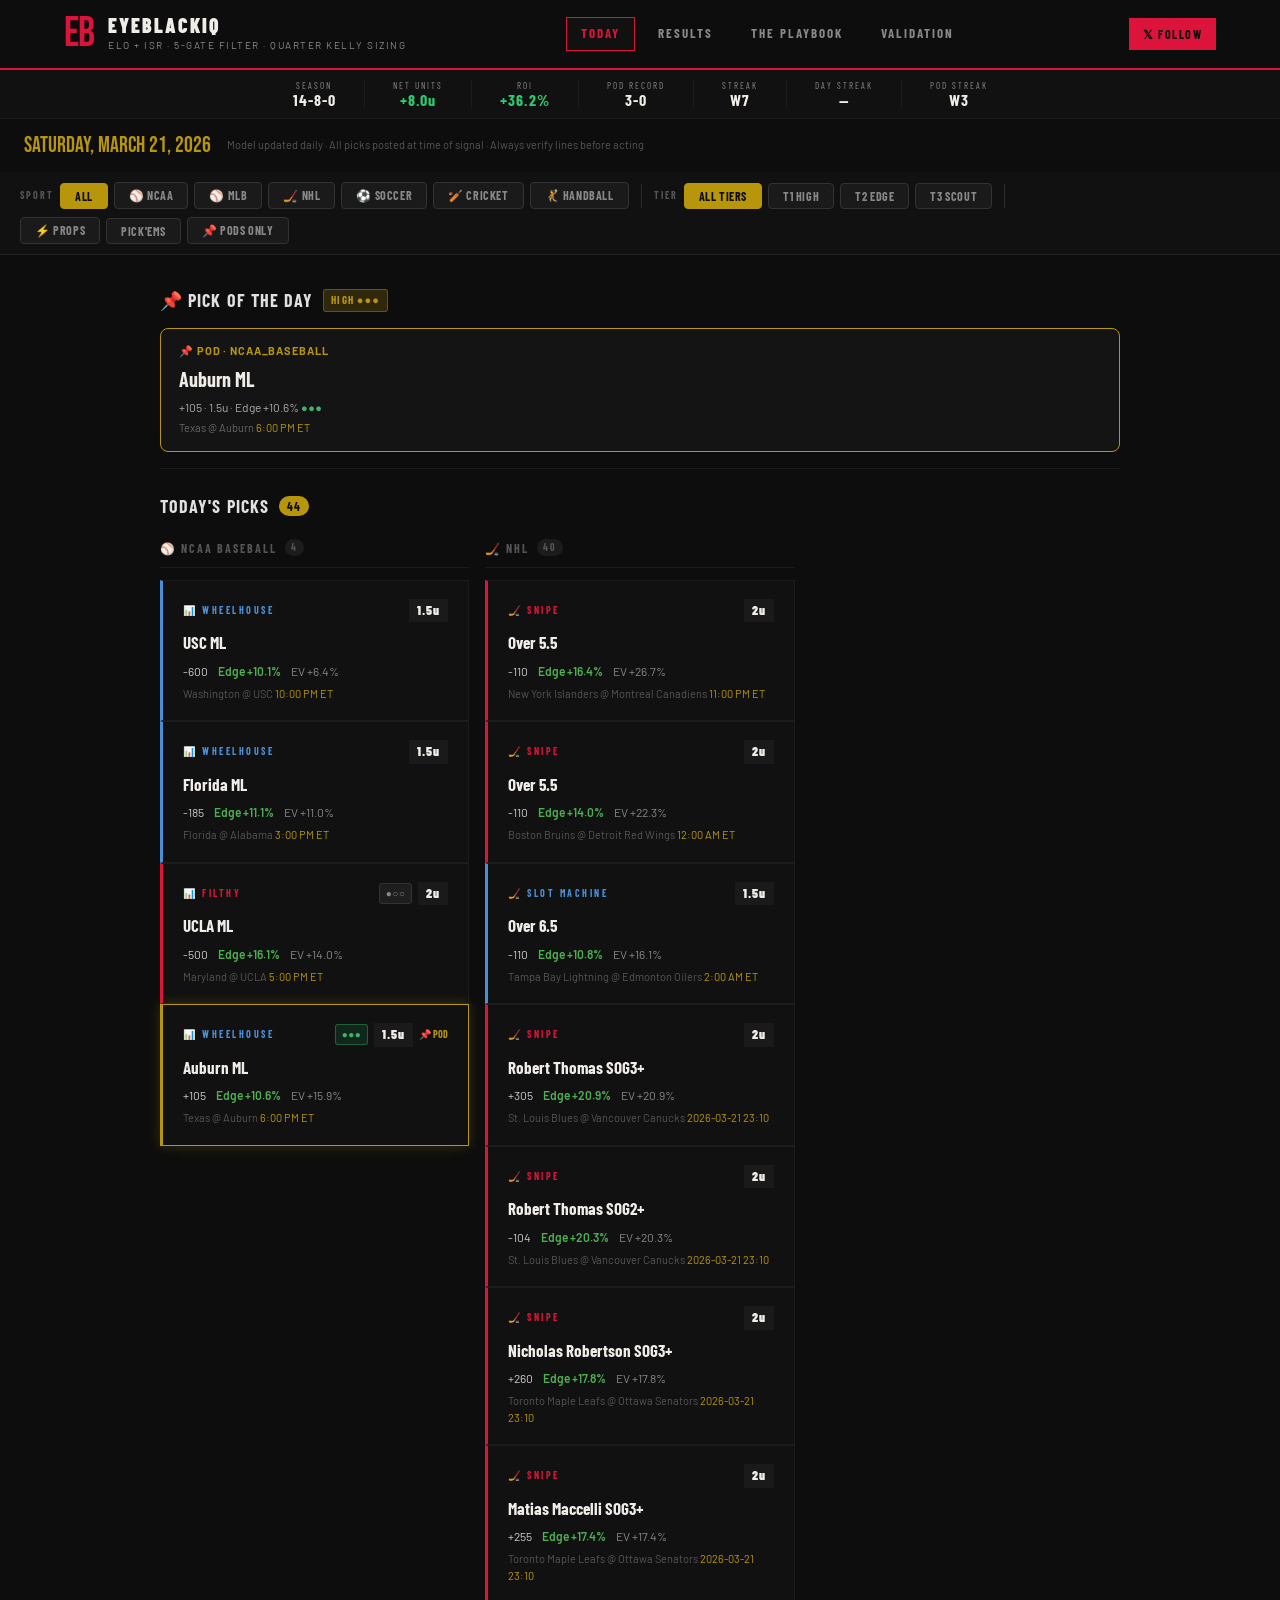
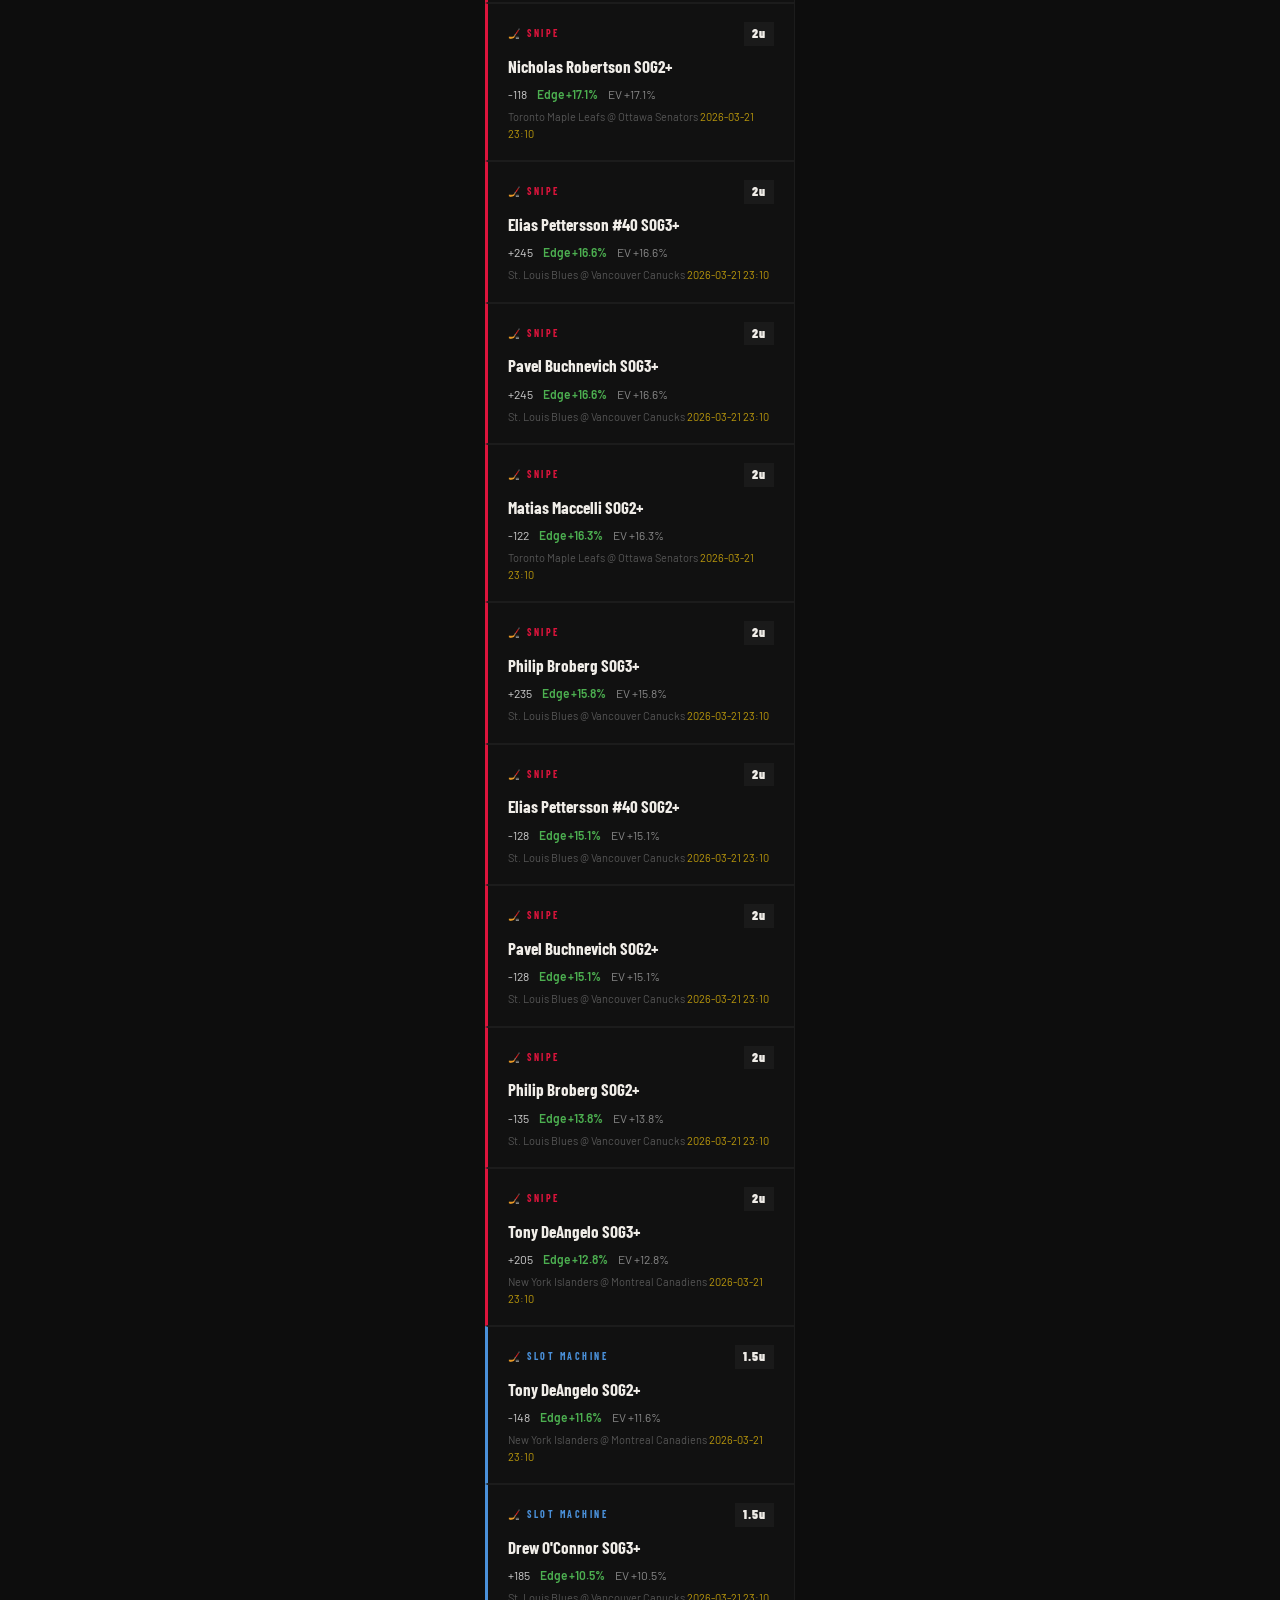
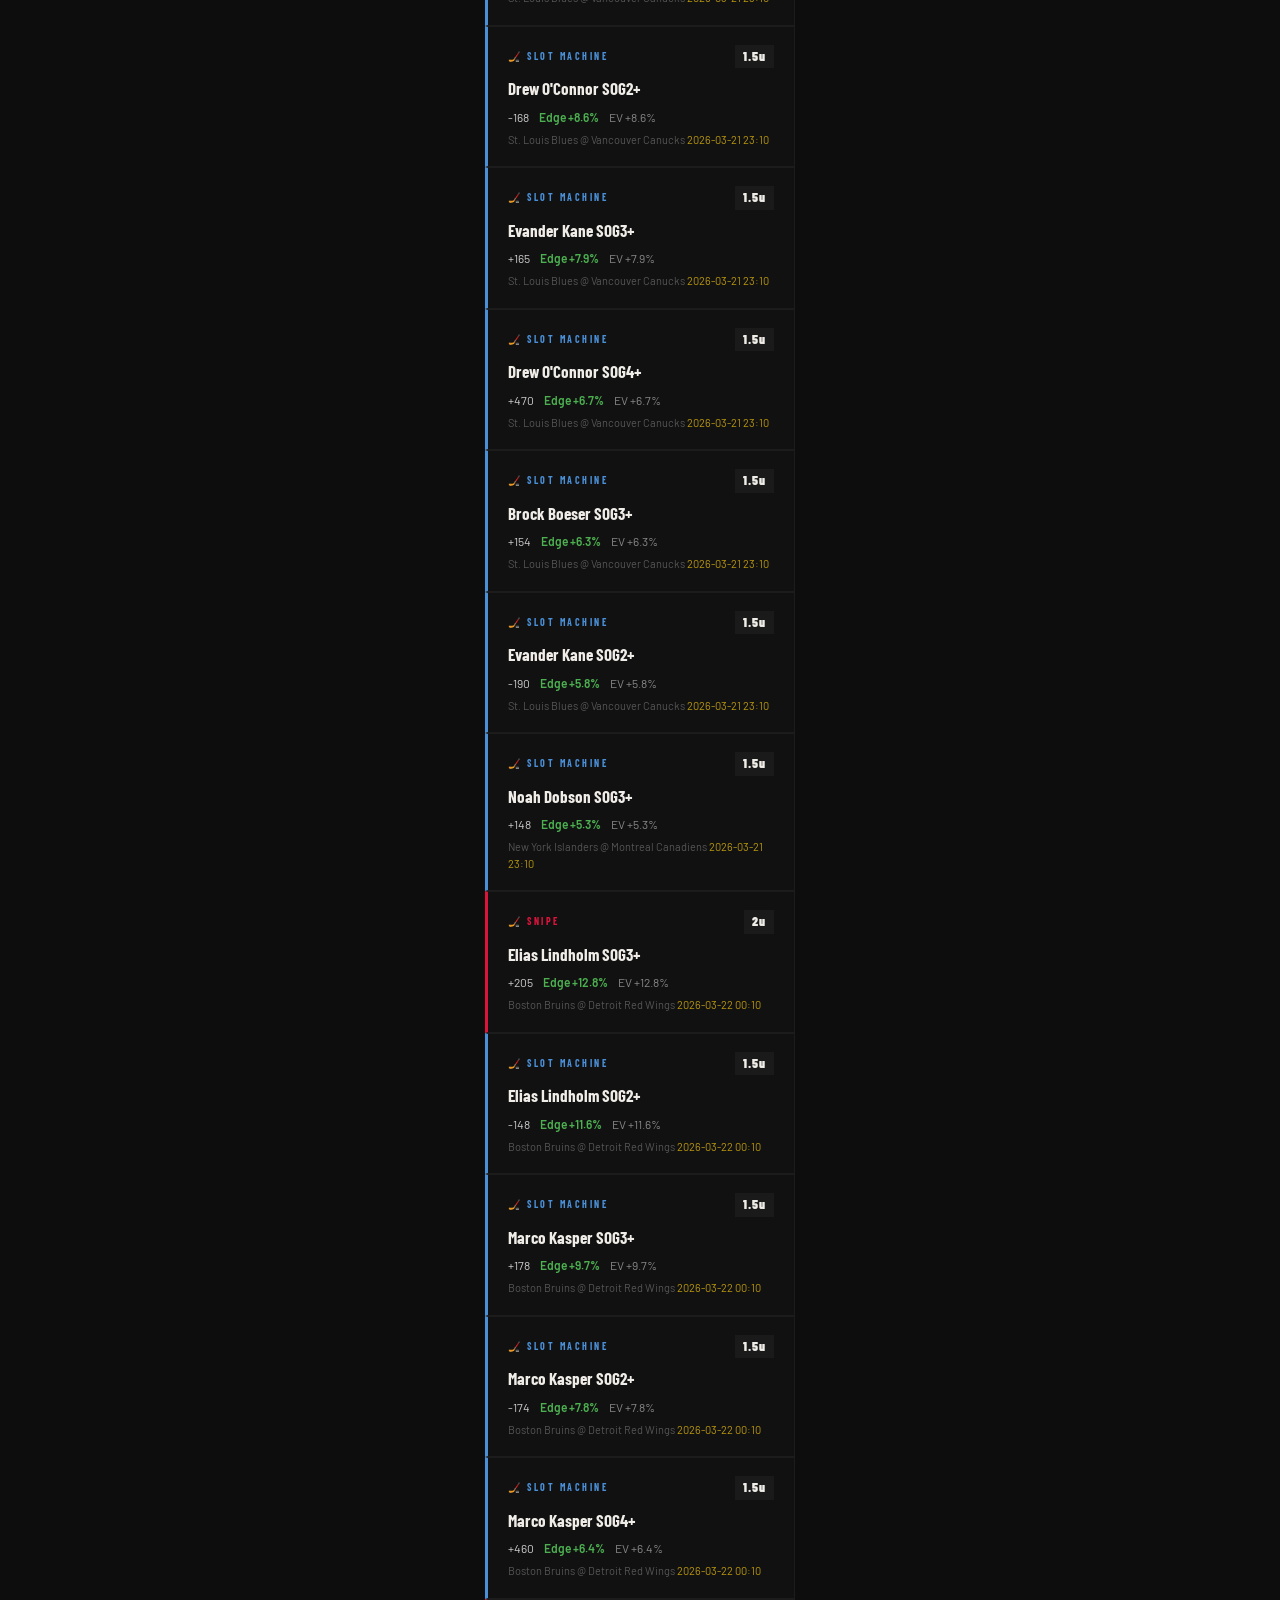
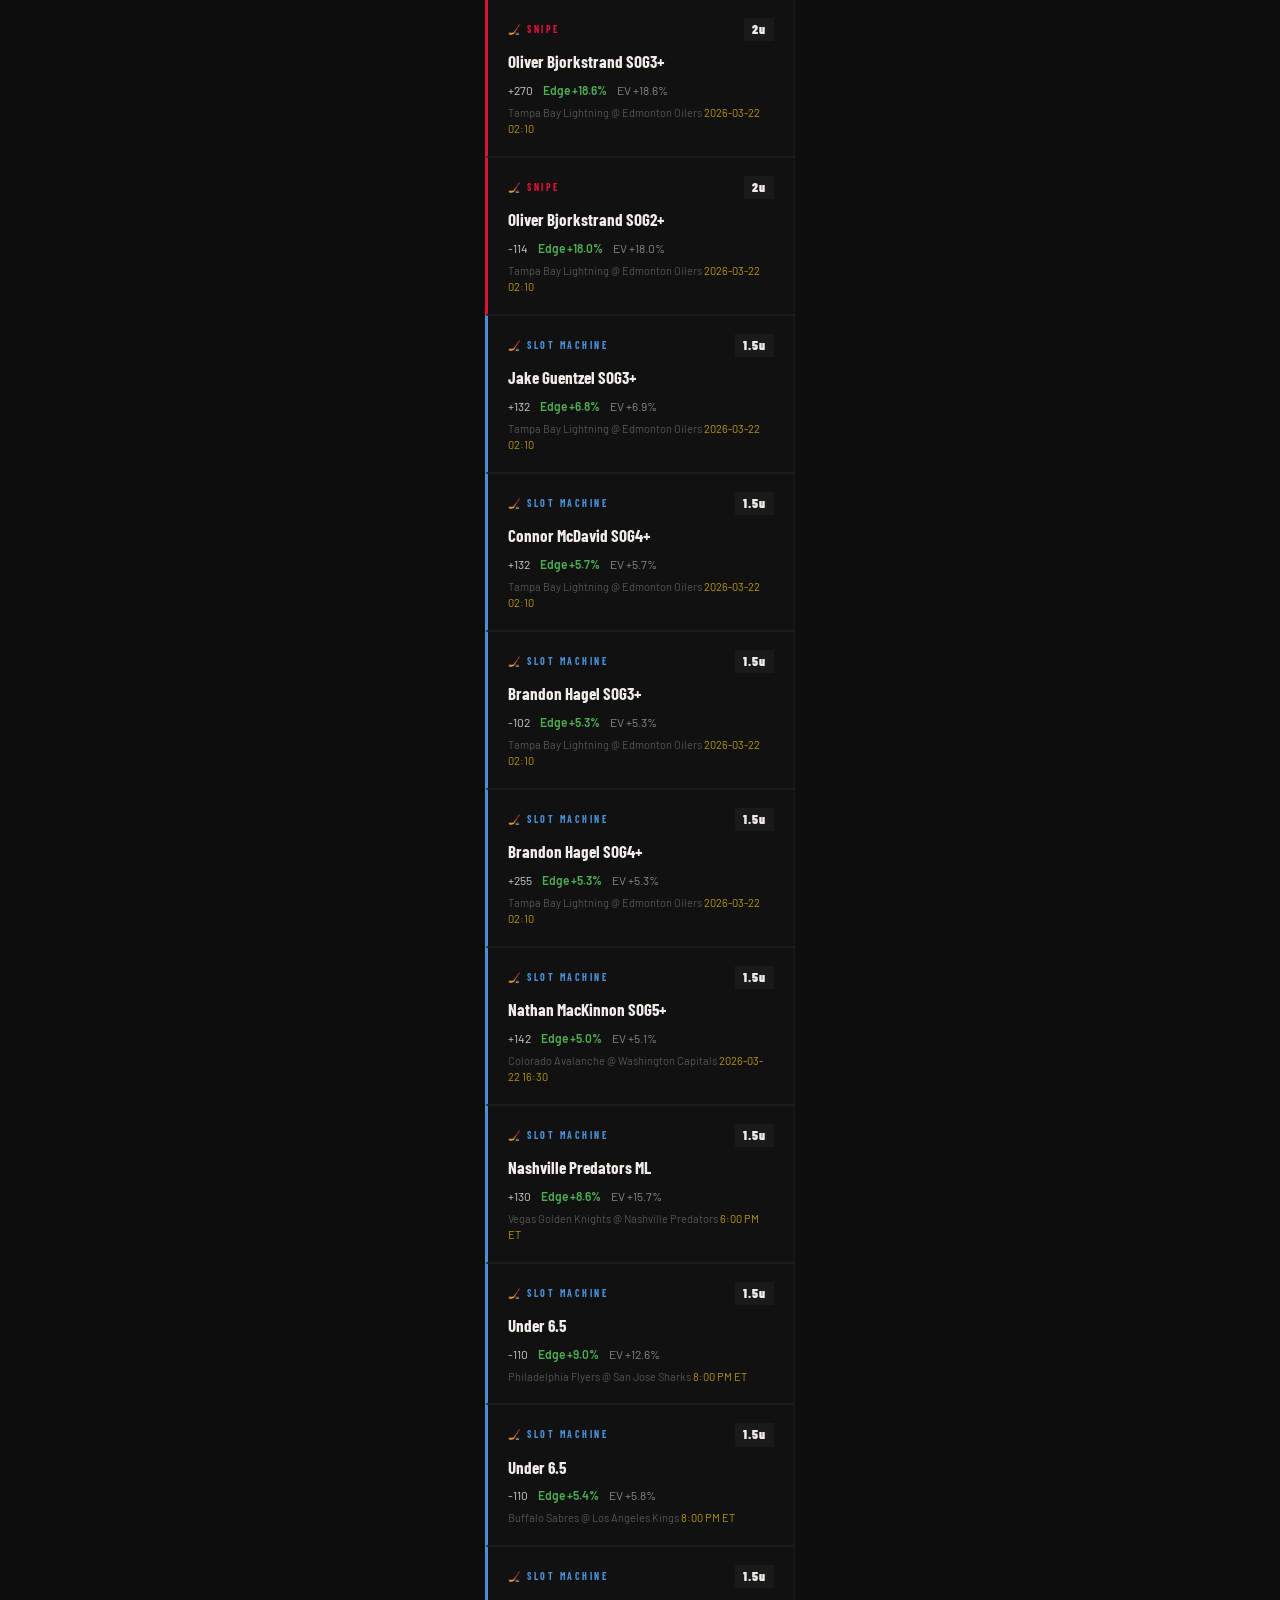
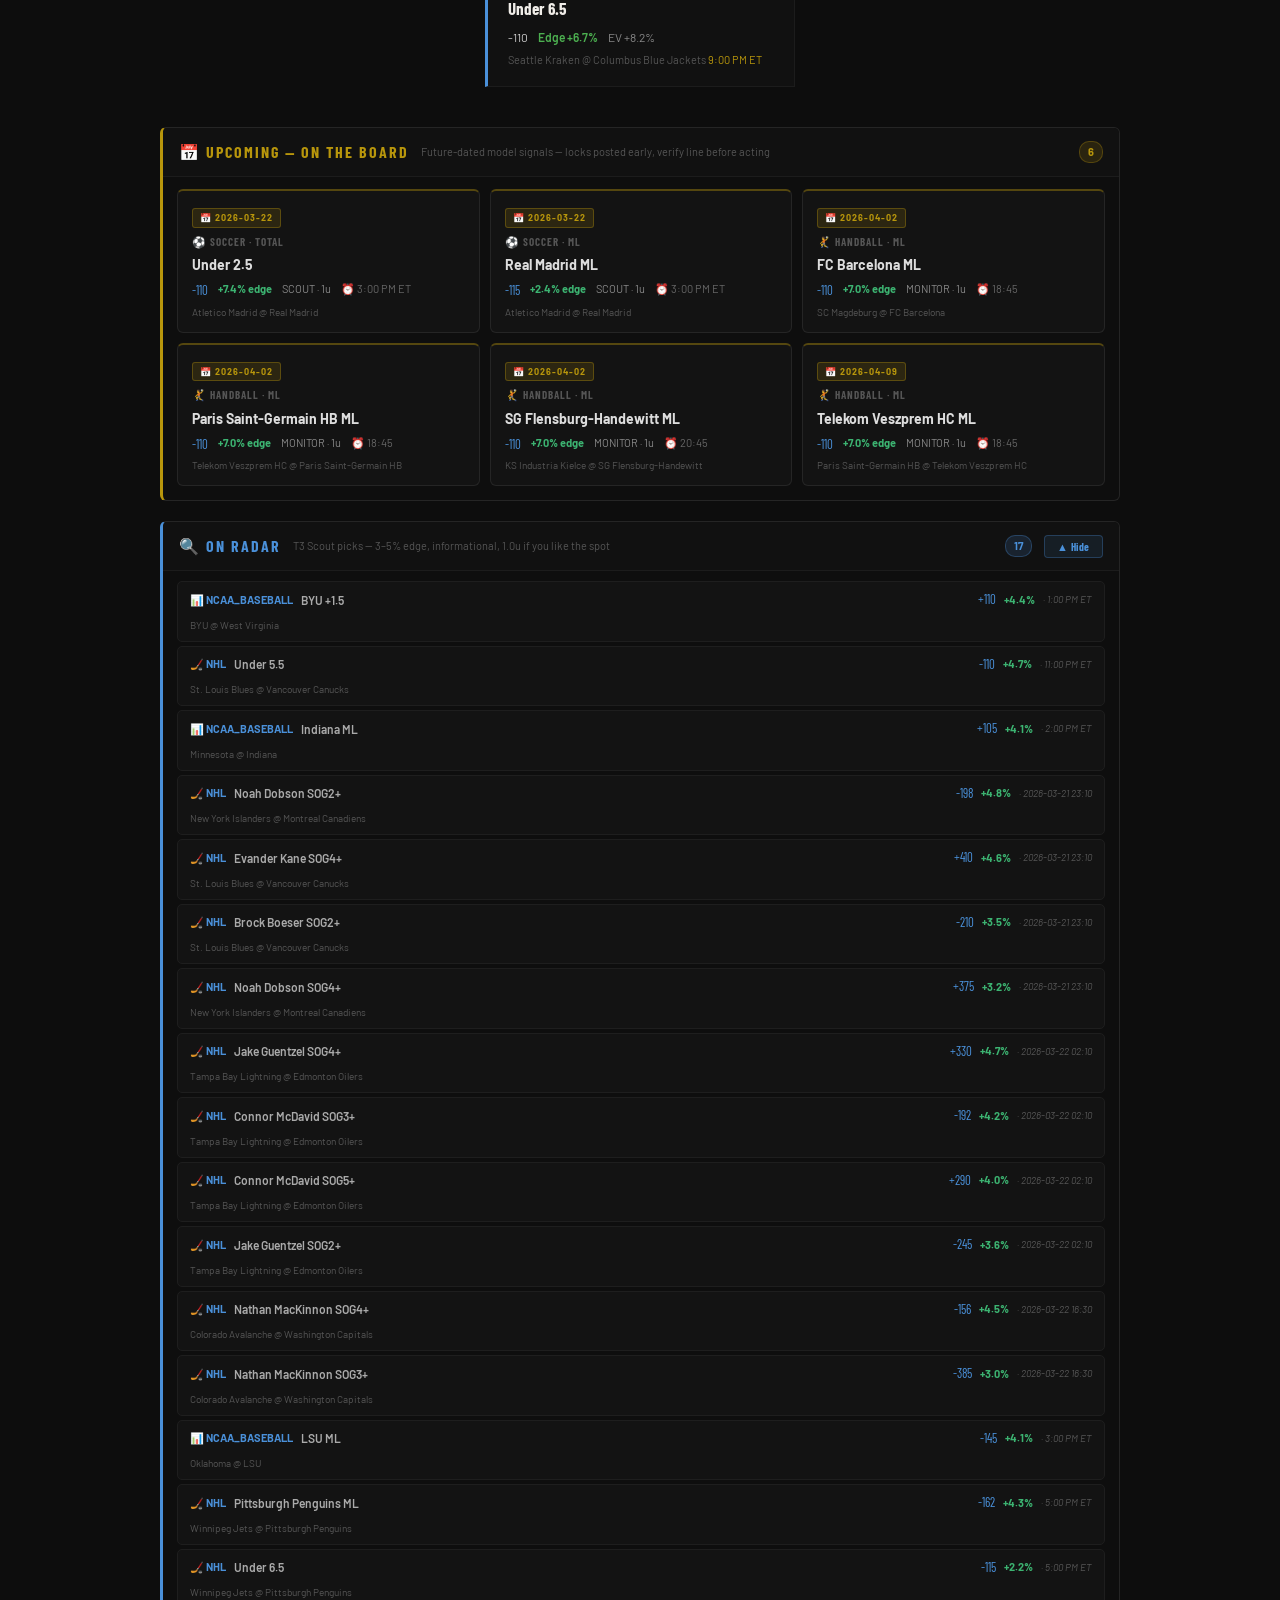
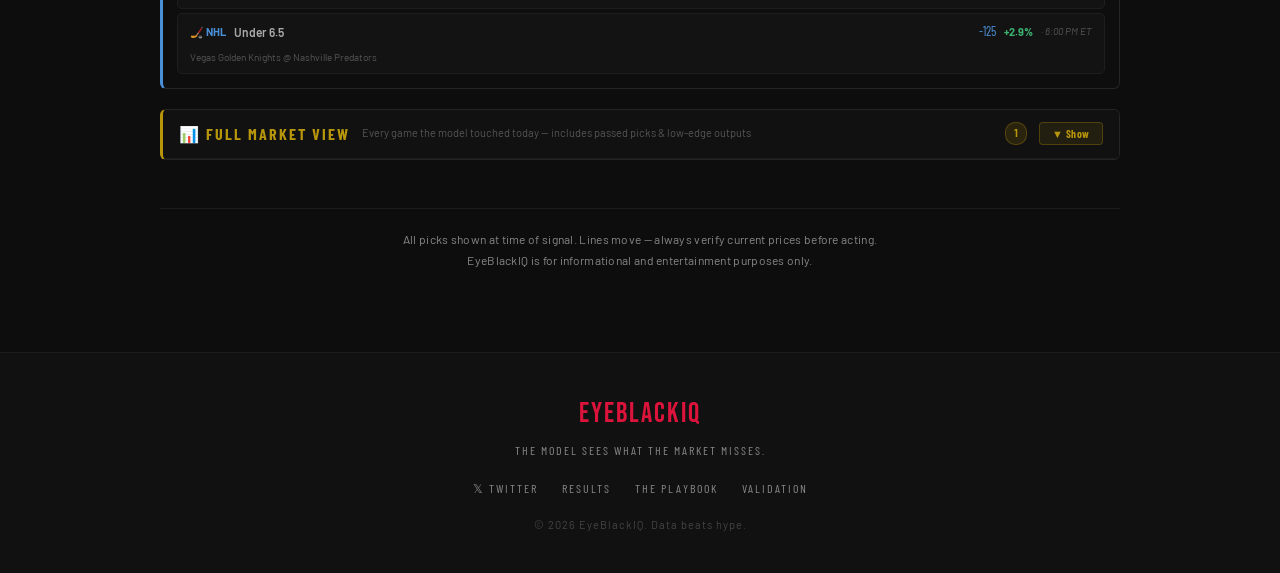
<file: docs/index.html>
<!DOCTYPE html>
<html lang="en">
<head>
<meta charset="UTF-8">
<meta name="viewport" content="width=device-width, initial-scale=1.0">
<title>EyeBlackIQ — Multi-Sport Prediction Model</title>
<meta name="description" content="EyeBlackIQ: Quantitative multi-sport prediction model. ELO + ISR ratings, 5-gate filter, Quarter Kelly sizing.">
<meta property="og:title" content="EyeBlackIQ — Today's Picks">
<meta property="og:description" content="Data-driven multi-sport picks. ELO + ISR · 5-Gate Filter · Quarter Kelly Sizing.">
<meta property="og:type" content="website">
<link rel="stylesheet" href="style.css">
<link href="https://fonts.googleapis.com/css2?family=Bebas+Neue&family=Barlow+Condensed:wght@400;600;700;900&family=Barlow:wght@400;500;600&display=swap" rel="stylesheet">
</head>
<body>

<!-- HEADER -->
<header>
  <div class="header-inner">
    <div class="logo-block">
      <span class="logo-eb">EB</span>
      <div class="logo-text">
        <span class="logo-name">EyeBlackIQ</span>
        <span class="logo-tag">ELO + ISR · 5-Gate Filter · Quarter Kelly Sizing</span>
      </div>
    </div>
    <nav>
      <a href="index.html" class="nav-link active">Today</a>
      <a href="results.html" class="nav-link">Results</a>
      <a href="methodology.html" class="nav-link">The Playbook</a>
      <a href="validation.html" class="nav-link">Validation</a>
    </nav>
    <div class="social-links">
      <a href="https://x.com/EyeBlackIQ" target="_blank" class="social-btn">𝕏 Follow</a>
    </div>
  </div>
</header>

<!-- SEASON RECORD BAR -->
<div class="record-bar">
  <div class="record-inner" id="record-bar-content">
    <div class="record-stat">
      <span class="stat-label">SEASON</span>
      <span class="stat-value" id="bar-record">0-0-0</span>
    </div>
    <div class="record-divider"></div>
    <div class="record-stat">
      <span class="stat-label">NET UNITS</span>
      <span class="stat-value" id="bar-units">+0.0u</span>
    </div>
    <div class="record-divider"></div>
    <div class="record-stat">
      <span class="stat-label">ROI</span>
      <span class="stat-value" id="bar-roi">0.0%</span>
    </div>
    <div class="record-divider"></div>
    <div class="record-stat">
      <span class="stat-label">POD RECORD</span>
      <span class="stat-value" id="bar-pod">0-0</span>
    </div>
    <div class="record-divider"></div>
    <div class="record-stat">
      <span class="stat-label">STREAK</span>
      <span class="stat-value" id="bar-streak">—</span>
    </div>
    <div class="record-divider"></div>
    <div class="record-stat">
      <span class="stat-label">DAY STREAK</span>
      <span class="stat-value" id="bar-day-streak">—</span>
    </div>
    <div class="record-divider"></div>
    <div class="record-stat">
      <span class="stat-label">POD STREAK</span>
      <span class="stat-value" id="bar-pod-streak">—</span>
    </div>
  </div>
</div>

<!-- DATE LABEL -->
<div class="date-bar">
  <span class="date-label" id="slip-date">Loading...</span>
  <span class="date-sublabel">Model updated daily · All picks posted at time of signal · Always verify lines before acting</span>
</div>

<!-- FILTER BAR -->
<div class="filter-bar">
  <div class="filter-group">
    <span class="filter-label">SPORT</span>
    <button class="filter-btn active" data-filter="sport" data-val="ALL">All</button>
    <button class="filter-btn" data-filter="sport" data-val="NCAA">⚾ NCAA</button>
    <button class="filter-btn" data-filter="sport" data-val="MLB">⚾ MLB</button>
    <button class="filter-btn" data-filter="sport" data-val="NHL">🏒 NHL</button>
    <button class="filter-btn" data-filter="sport" data-val="SOCCER">⚽ Soccer</button>
    <button class="filter-btn" data-filter="sport" data-val="CRICKET">🏏 Cricket</button>
    <button class="filter-btn" data-filter="sport" data-val="HANDBALL">🤾 Handball</button>
  </div>
  <div class="filter-divider"></div>
  <div class="filter-group">
    <span class="filter-label">TIER</span>
    <button class="filter-btn active" data-filter="tier" data-val="ALL">All Tiers</button>
    <button class="filter-btn" data-filter="tier" data-val="T1">T1 High</button>
    <button class="filter-btn" data-filter="tier" data-val="T2">T2 Edge</button>
    <button class="filter-btn" data-filter="tier" data-val="T3">T3 Scout</button>
  </div>
  <div class="filter-divider"></div>
  <div class="filter-group">
    <button class="filter-btn" data-filter="type" data-val="PROPS" id="props-only-btn">⚡ Props</button>
    <button class="filter-btn" data-filter="type" data-val="PICKEM" id="pickem-btn">Pick'ems</button>
    <button class="filter-btn" data-filter="pods" data-val="PODS_ONLY" id="pods-only-btn">📌 PODs Only</button>
  </div>
</div>

<!-- PROP SUB-FILTER (shown only when Props tab is active) -->
<div class="filter-bar prop-sub-bar" id="prop-sub-bar" style="display:none;">
  <div class="filter-group">
    <span class="filter-label">PROP TYPE</span>
    <button class="filter-btn prop-sub-btn active" data-sub="SOG">📊 SOG</button>
    <button class="filter-btn prop-sub-btn" data-sub="GOALS">🥅 Goals</button>
    <button class="filter-btn prop-sub-btn" data-sub="POINTS">⭐ Points</button>
    <button class="filter-btn prop-sub-btn" data-sub="ALL">All Props</button>
  </div>
</div>

<!-- MAIN -->
<main>

  <!-- POD ROW -->
  <section class="pods-section">
    <h2 class="section-title">📌 Pick of the Day <span class="pod-badge">HIGH ●●●</span></h2>
    <div class="pod-row" id="pod-row">
      <p class="empty-state">No POD picks today — requires HIGH confidence + WHEELHOUSE or better</p>
    </div>
  </section>

  <!-- TODAY'S PICKS -->
  <section class="picks-section">
    <h2 class="section-title">
      Today's Picks
      <span class="count-badge" id="rec-count">0</span>
    </h2>
    <div class="picks-grid" id="picks-grid">
      <p class="empty-state">Loading picks...</p>
    </div>
  </section>

  <!-- UPCOMING PICKS (forward-looking signals: future signal_date) -->
  <section class="upcoming-section" id="upcoming-section" style="display:none;">
    <div class="upcoming-header">
      <span class="upcoming-title">📅 Upcoming — On The Board</span>
      <span class="upcoming-sub">Future-dated model signals — locks posted early, verify line before acting</span>
      <span class="upcoming-count" id="upcoming-count">0</span>
    </div>
    <div class="upcoming-grid" id="upcoming-grid"></div>
  </section>

  <!-- ON RADAR (T3/Scout picks — just below threshold for main grid) -->
  <section class="radar-section" id="radar-section" style="display:none;">
    <div class="radar-header" id="radar-toggle" onclick="toggleRadar()">
      <span class="radar-title">🔍 On Radar</span>
      <span class="radar-sub">T3 Scout picks — 3–5% edge, informational, 1.0u if you like the spot</span>
      <span class="radar-count" id="radar-count">0</span>
      <button class="radar-toggle-btn" id="radar-btn">▼ Show</button>
    </div>
    <div class="radar-list" id="radar-list" style="display:none;"></div>
  </section>

  <!-- FULL MARKET VIEW (all model outputs including below-threshold) -->
  <section class="radar-section fmv-section-style" id="fmv-section" style="display:none;">
    <div class="radar-header" id="fmv-toggle" onclick="toggleFMV()">
      <span class="radar-title">📊 Full Market View</span>
      <span class="radar-sub">Every game the model touched today — includes passed picks &amp; low-edge outputs</span>
      <span class="radar-count" id="fmv-count">0</span>
      <button class="radar-toggle-btn" id="fmv-btn">▼ Show</button>
    </div>
    <div class="radar-list" id="fmv-list" style="display:none;"></div>
  </section>

  <!-- DISCLAIMER -->
  <div class="disclaimer">
    All picks shown at time of signal. Lines move — always verify current prices before acting.<br>
    EyeBlackIQ is for informational and entertainment purposes only.
  </div>

</main>

<!-- FOOTER -->
<footer>
  <div class="footer-inner">
    <div class="footer-brand">
      <span class="footer-logo">EyeBlackIQ</span>
      <span class="footer-tag">The model sees what the market misses.</span>
    </div>
    <div class="footer-links">
      <a href="https://x.com/EyeBlackIQ" target="_blank">𝕏 Twitter</a>
      <a href="results.html">Results</a>
      <a href="methodology.html">The Playbook</a>
      <a href="validation.html">Validation</a>
    </div>
    <div class="footer-copy">© 2026 EyeBlackIQ. Data beats hype.</div>
  </div>
</footer>

<script>
// ── Filter state ─────────────────────────────────────────────────────────────
let filters = { sport: "ALL", tier: "ALL", pods: false, type: null, prop_sub: "SOG" };
let slipData = null;
let radarOpen = false;
let fmvOpen = false;

// ── Data loading ─────────────────────────────────────────────────────────────
async function loadData() {
  const [slipRes, recRes] = await Promise.all([
    fetch('data/today_slip.json?t=' + Date.now()).then(r => r.json()).catch(() => ({date:'',recommended:[],flagged:[],pod:[]})),
    fetch('data/record.json?t=' + Date.now()).then(r => r.json()).catch(() => ({})),
  ]);
  return { slip: slipRes, record: recRes };
}

// ── Record bar ────────────────────────────────────────────────────────────────
function updateRecordBar(rec) {
  const set = (id, val) => { const el = document.getElementById(id); if(el) el.textContent = val; };
  const net = rec.net_units || 0;
  set('bar-record', `${rec.wins||0}-${rec.losses||0}-${rec.pushes||0}`);
  set('bar-units',  `${net >= 0 ? '+' : ''}${net.toFixed(1)}u`);
  set('bar-roi',    `${(rec.roi||0) >= 0 ? '+' : ''}${(rec.roi||0).toFixed(1)}%`);
  set('bar-pod',    `${rec.pod_wins||0}-${rec.pod_losses||0}`);
  set('bar-streak',     rec.streak     || '—');
  set('bar-day-streak', rec.day_streak || '—');
  set('bar-pod-streak', rec.pod_streak || '—');
  const unitsEl = document.getElementById('bar-units');
  const roiEl   = document.getElementById('bar-roi');
  if (unitsEl) unitsEl.className = 'stat-value ' + (net >= 0 ? 'positive' : 'negative');
  if (roiEl)   roiEl.className   = 'stat-value ' + ((rec.roi||0) >= 0 ? 'positive' : 'negative');
}

// ── Tier system ───────────────────────────────────────────────────────────────
// ── Sport icons map ───────────────────────────────────────────────────────────
const SPORT_ICONS = {NCAA:'⚾',NCAA_BASEBALL:'⚾',MLB:'⚾',NHL:'🏒',SOCCER:'⚽',CRICKET:'🏏',HANDBALL:'🤾'};
function sportIcon(sport) { return SPORT_ICONS[(sport||'').toUpperCase()] || '📊'; }

const TIER_CSS = {
  'FILTHY':'tier-red','SNIPE':'tier-red','UPPER 90':'tier-red','SCREAMER':'tier-red',
  'WHEELHOUSE':'tier-blue','SLOT MACHINE':'tier-blue','CHEEKY':'tier-blue','FAST BREAK':'tier-blue',
  'SCOUT':'tier-gold',
};
function tierClass(tier) {
  if (!tier) return 'tier-grey';
  const t = tier.toUpperCase();
  for (const [k, v] of Object.entries(TIER_CSS)) { if (t.includes(k)) return v; }
  return 'tier-grey';
}
function tierLevel(tier) {
  if (!tier) return 'T3';
  const t = tier.toUpperCase();
  if (['FILTHY','SNIPE','UPPER 90','SCREAMER'].some(k => t.includes(k))) return 'T1';
  if (['WHEELHOUSE','SLOT MACHINE','CHEEKY','FAST BREAK'].some(k => t.includes(k))) return 'T2';
  return 'T3';
}

// ── Confidence badge ──────────────────────────────────────────────────────────
function confBadge(label, sym) {
  if (!label || label === 'MED') return '';
  const cls = label === 'HIGH' ? 'conf-high' : 'conf-low';
  return `<span class="conf-badge ${cls}">${sym || label}</span>`;
}

// ── Source classification ─────────────────────────────────────────────────────
// pick_source === 'SPORTSBOOK' → traditional sportsbook line (ML, total, spread, player prop)
// pick_source === 'PICKEM'     → pick'em platform (PrizePicks, Underdog, ESPN Pick'em, etc.)
// A pick is a PROP if its bet_type ends with '_PROP' (e.g. NHL_SOG_PROP) — not ML/TOTAL/SPREAD
// Team lines (ML, TOTAL, SPREAD, etc.) should NEVER appear in the Props tab
const TEAM_LINE_TYPES = new Set(['ML','MONEYLINE','TOTAL','TOTALS','SPREAD','PUCK_LINE','RUN_LINE','HANDICAP','ASIAN_HANDICAP']);
function isPickem(pick) {
  return (pick.pick_source || 'SPORTSBOOK') === 'PICKEM';
}
function isProp(pick) {
  const bt = (pick.bet_type || pick.market || '').toUpperCase().trim();
  return bt.endsWith('_PROP') || bt === 'PROP' || bt === 'PROPS';
}
function isTeamLine(pick) {
  const bt = (pick.bet_type || pick.market || '').toUpperCase().trim();
  return TEAM_LINE_TYPES.has(bt);
}

// ── Visual flags (B2B / edge / EV signals) ───────────────────────────────────
function visualFlags(pick) {
  const flags = [];
  const ev = typeof pick.ev !== 'undefined' ? pick.ev * 100 : null;
  // B2B — opponent B2B favors OVER (defense fatigued); player B2B favors UNDER (may be limited)
  if (pick.b2b_flag === 'OPPONENT_B2B') {
    flags.push(`<span class="vflag vflag-b2b" title="Opponent on back-to-back — fatigue edge (OVER)">🔄 B2B OPP</span>`);
  } else if (pick.b2b_flag === 'PLAYER_B2B') {
    flags.push(`<span class="vflag vflag-b2b-under" title="Player on back-to-back — may be limited (UNDER)">😴 B2B PLR</span>`);
  }
  // Outside edge threshold — shown in FMV only, not recommended
  if (pick.edge_status === 'flagged_high') {
    flags.push(`<span class="vflag vflag-edge-high" title="Edge above cap — line may have moved, verify before betting">⚠️ EDGE HIGH</span>`);
  }
  // Low/negative EV
  if (ev !== null && ev < 2) {
    flags.push(`<span class="vflag vflag-ev-low" title="Low expected value — informational only">📉 LOW EV</span>`);
  }
  return flags.length ? `<div class="visual-flags">${flags.join('')}</div>` : '';
}

// ── Pick card ─────────────────────────────────────────────────────────────────
function pickCard(pick) {
  const edge    = typeof pick.edge_pct !== 'undefined' ? pick.edge_pct : (pick.edge || 0) * 100;
  const sign    = edge >= 0 ? '+' : '';
  const tclass  = tierClass(pick.tier || '');
  const oddsRaw = pick.odds;
  const oddsStr = oddsRaw > 0 ? `+${oddsRaw}` : `${oddsRaw}`;
  const units   = pick.units || 1.0;
  const isPod   = pick.is_pod;
  const confHtml = confBadge(pick.conf_label, pick.conf_sym);
  const rlHtml  = pick.rl_alt
    ? `<div class="pick-rl-alt">Consider spread (+1.5) as alternative vehicle</div>`
    : '';
  // Show future-game date badge for forward-looking picks (handball, soccer next-day, etc.)
  const slipDate = (slipData && slipData.date) ? slipData.date : null;
  const isFuture = pick.signal_date && slipDate && pick.signal_date > slipDate;
  const futureBadge = isFuture
    ? `<span style="display:inline-block;font-size:9px;padding:1px 6px;background:rgba(184,150,12,0.2);color:var(--gold,#B8960C);border:1px solid rgba(184,150,12,0.4);border-radius:2px;margin-right:6px;font-weight:700;letter-spacing:1px;">📅 ${pick.signal_date}</span>`
    : '';
  const gameHtml = pick.game
    ? `<div class="pick-game">${futureBadge}${pick.game}${pick.game_time ? `  <span class="pick-time">${pick.game_time}</span>` : ''}</div>`
    : '';
  const podTag    = isPod ? `<span class="pod-crown">📌 POD</span>` : '';
  const propTag   = isProp(pick) ? '' : '';   // sportsbook tag removed — it's the default; only tag pick'ems
  const pickemTag = isPickem(pick) ? `<span style="display:inline-block;font-size:9px;padding:1px 5px;background:#6A3DE8;color:#fff;font-weight:700;border-radius:2px;margin-left:4px;vertical-align:middle;">PICK\'EM</span>` : '';
  const flagsHtml = visualFlags(pick);
  const sportIcon = {NCAA:'⚾',MLB:'⚾',NHL:'🏒',SOCCER:'⚽',CRICKET:'🏏',HANDBALL:'🤾'}[(pick.sport||'').toUpperCase()] || '📊';
  return `
  <div class="pick-card ${tclass}${isPod ? ' pod-highlight' : ''}">
    <div class="pick-header">
      <span class="pick-tier">${sportIcon} ${pick.tier || '—'}</span>
      <div class="pick-header-right">
        ${confHtml}
        <span class="pick-units">${units}u</span>
        ${podTag}
      </div>
    </div>
    <div class="pick-side">${pick.side || pick.pick || '—'}${pickemTag}</div>
    <div class="pick-meta">
      <span class="pick-odds">${oddsStr}</span>
      <span class="pick-edge">Edge ${sign}${Number(edge).toFixed(1)}%</span>
      ${pick.ev ? `<span class="pick-ev">EV ${pick.ev >= 0 ? '+' : ''}${(pick.ev * 100).toFixed(1)}%</span>` : ''}
    </div>
    ${gameHtml}
    ${flagsHtml}
    ${rlHtml}
  </div>`;
}

// ── POD card ──────────────────────────────────────────────────────────────────
function podCard(pod) {
  if (!pod) return '';
  const oddsRaw = pod.odds;
  const odds = oddsRaw > 0 ? `+${oddsRaw}` : `${oddsRaw || '—'}`;
  const resultHtml = (!pod.result || pod.result === 'PENDING') ? '' :
    `<span class="pod-result ${pod.result === 'WIN' ? 'result-win' : pod.result === 'LOSS' ? 'result-loss' : 'result-push'}">${pod.result}</span>`;
  const confHtml = pod.conf_sym ? `<span class="pod-conf">${pod.conf_sym}</span>` : '';
  return `
  <div class="pod-card">
    <div class="pod-label">📌 POD · ${pod.sport}</div>
    <div class="pod-pick">${pod.pick}</div>
    <div class="pod-meta">${odds} · ${pod.units}u · Edge +${Number(pod.edge||0).toFixed(1)}% ${confHtml}</div>
    <div class="pod-game">${pod.game || ''} ${pod.game_time ? `<span class="pick-time">${pod.game_time}</span>` : ''}</div>
    ${resultHtml}
  </div>`;
}

// ── Radar card (On Radar — T3 Scout picks) ───────────────────────────────────
function radarCard(pick) {
  const edge  = typeof pick.edge_pct !== 'undefined' ? pick.edge_pct : (pick.edge || 0) * 100;
  const oddsRaw = pick.odds;
  const odds  = oddsRaw > 0 ? `+${oddsRaw}` : `${oddsRaw}`;
  const sportIcon = {NCAA:'⚾',MLB:'⚾',NHL:'🏒',SOCCER:'⚽',CRICKET:'🏏',HANDBALL:'🤾'}[(pick.sport||'').toUpperCase()] || '📊';
  const timeStr = pick.game_time ? `<span class="radar-time"> · ${pick.game_time}</span>` : '';
  return `
  <div class="radar-card">
    <span class="radar-sport">${sportIcon} ${pick.sport}</span>
    <span class="radar-side">${pick.side || pick.pick || '—'}</span>
    <span class="radar-odds">${odds}</span>
    <span class="radar-edge">+${Number(edge).toFixed(1)}%</span>
    ${timeStr}
    <span class="radar-game">${pick.game || ''}</span>
  </div>`;
}

// ── Prop card (player props — SOG, Goals, Points) ────────────────────────────
// Parses notes field: "source=FanDuel | player=X | team=EDM | threshold=SOG3+ | lam=3.61 (player_stat) | ..."
function parseNoteMap(notes) {
  const m = {};
  (notes || '').split('|').forEach(part => {
    const eq = part.indexOf('=');
    if (eq > -1) m[part.slice(0, eq).trim()] = part.slice(eq + 1).trim();
  });
  return m;
}
function propCard(pick) {
  const nm        = parseNoteMap(pick.notes);
  const player    = nm['player'] || pick.side || '—';
  const team      = nm['team']   || '';
  const threshold = nm['threshold'] || pick.market || '';
  const lamRaw    = nm['lam']    || '';
  const source    = nm['source'] || 'FanDuel';
  const sourceLbl = source.includes('FanDuel') ? 'FD' : source.includes('DraftKings') ? 'DK' : source.slice(0,3).toUpperCase();
  const sourceClass = sourceLbl === 'FD' ? 'prop-src-fd' : sourceLbl === 'DK' ? 'prop-src-dk' : 'prop-src-other';

  // Parse SOG avg from lam field: "3.61 (player_stat)" → "3.6"
  const lamMatch  = lamRaw.match(/^([\d.]+)/);
  const sogAvgStr = lamMatch ? parseFloat(lamMatch[1]).toFixed(1) : '';

  const edge    = typeof pick.edge_pct !== 'undefined' ? pick.edge_pct : (pick.edge || 0) * 100;
  const sign    = edge >= 0 ? '+' : '';
  const tclass  = tierClass(pick.tier || '');
  const oddsRaw = pick.odds;
  const oddsStr = oddsRaw > 0 ? `+${oddsRaw}` : `${oddsRaw}`;
  const units   = pick.units || 1.0;
  const slipDate = (slipData && slipData.date) ? slipData.date : null;
  const isFuture = pick.signal_date && slipDate && pick.signal_date > slipDate;
  const futureBadge = isFuture
    ? `<span class="prop-future-badge">📅 ${pick.signal_date}</span>`
    : '';
  return `
  <div class="pick-card ${tclass} prop-card">
    <div class="pick-header">
      <span class="pick-tier">🏒 ${pick.tier || '—'}</span>
      <div class="pick-header-right">
        <span class="prop-src-badge ${sourceClass}">${sourceLbl}</span>
        <span class="pick-units">${units}u</span>
      </div>
    </div>
    <div class="prop-player-row">
      <span class="prop-player-name">${player}</span>
      ${team ? `<span class="prop-team-tag">${team}</span>` : ''}
      ${futureBadge}
    </div>
    <div class="prop-threshold">${threshold}</div>
    <div class="pick-meta">
      <span class="pick-odds">${oddsStr}</span>
      <span class="pick-edge">Edge ${sign}${Number(edge).toFixed(1)}%</span>
      ${pick.ev ? `<span class="pick-ev">EV ${pick.ev >= 0 ? '+' : ''}${(pick.ev * 100).toFixed(1)}%</span>` : ''}
      ${sogAvgStr ? `<span class="prop-sog-avg">avg ${sogAvgStr}/gm</span>` : ''}
    </div>
    ${pick.game ? `<div class="pick-game">${pick.game}</div>` : ''}
  </div>`;
}

// ── Upcoming card (future signal_date picks) ──────────────────────────────────
function upcomingCard(pick) {
  const edge    = typeof pick.edge_pct !== 'undefined' ? pick.edge_pct : (pick.edge || 0) * 100;
  const oddsRaw = pick.odds;
  const odds    = oddsRaw > 0 ? `+${oddsRaw}` : `${oddsRaw}`;
  const sportIcon = {NCAA:'⚾',MLB:'⚾',NHL:'🏒',SOCCER:'⚽',CRICKET:'🏏',HANDBALL:'🤾'}[(pick.sport||'').toUpperCase()] || '📊';
  const gameTime  = pick.game_time ? `<span>⏰ ${pick.game_time}</span>` : '';
  return `
  <div class="upcoming-card">
    <div class="upcoming-date-badge">📅 ${pick.signal_date}</div>
    <div class="upcoming-sport">${sportIcon} ${pick.sport} · ${pick.bet_type || pick.market || ''}</div>
    <div class="upcoming-side">${pick.side || pick.pick || '—'}</div>
    <div class="upcoming-meta">
      <span class="u-odds">${odds}</span>
      <span class="u-edge">+${Number(edge).toFixed(1)}% edge</span>
      <span class="u-tier">${pick.tier || '—'} · ${pick.units||1}u</span>
      ${gameTime}
    </div>
    <div class="upcoming-game">${pick.game || ''}</div>
  </div>`;
}

// ── Filter + render ───────────────────────────────────────────────────────────
function matchesSportFilter(pick) {
  if (filters.sport === 'ALL') return true;
  return (pick.sport || '').toUpperCase().includes(filters.sport);
}
function matchesTierFilter(pick) {
  if (filters.tier === 'ALL') return true;
  return tierLevel(pick.tier) === filters.tier;
}
function matchesPodFilter(pick) {
  if (!filters.pods) return true;
  return pick.is_pod;
}
function matchesTypeFilter(pick) {
  if (!filters.type) return true;
  if (filters.type === 'PROPS') {
    if (!isProp(pick)) return false;
    // Apply prop sub-filter: SOG / GOALS / POINTS / ALL
    const sub = filters.prop_sub || 'ALL';
    if (sub === 'ALL') return true;
    const bt = (pick.bet_type || pick.market || '').toUpperCase();
    if (sub === 'SOG')    return bt.includes('SOG');
    if (sub === 'GOALS')  return bt.includes('GOAL');
    if (sub === 'POINTS') return bt.includes('POINT');
    return true;
  }
  if (filters.type === 'PICKEM') return isPickem(pick);
  return true;
}
function passesFilter(pick) {
  return matchesSportFilter(pick) && matchesTierFilter(pick) && matchesPodFilter(pick) && matchesTypeFilter(pick);
}

function renderPicks() {
  if (!slipData) return;
  const allRec  = slipData.recommended || [];
  const pods    = slipData.pod || [];
  const today   = slipData.date || '';

  // Split today vs upcoming (future signal_date)
  const todayPicks    = allRec.filter(p => !p.signal_date || p.signal_date === today);
  const upcomingPicks = allRec.filter(p => p.signal_date && p.signal_date > today);

  // Sort today's picks chronologically by game_time, then by edge
  todayPicks.sort((a, b) => {
    const ta = a.game_time || '23:59';
    const tb = b.game_time || '23:59';
    const tc = ta.localeCompare(tb);
    return tc !== 0 ? tc : (b.edge_pct || 0) - (a.edge_pct || 0);
  });

  // ── POD row: filter by active tab type + sport ─────────────────────────────
  const podEl    = document.getElementById('pod-row');
  const podTitle = document.querySelector('.pods-section .section-title');
  if (podEl) {
    let filtPods = [...pods];
    // Sport filter
    if (filters.sport !== 'ALL') {
      filtPods = filtPods.filter(p => (p.sport||'').toUpperCase().includes(filters.sport));
    }
    // Tab-type filter: show only matching pod type
    if (filters.type === 'PROPS') {
      filtPods = filtPods.filter(p => {
        const bt = (p.bet_type || '').toUpperCase();
        return bt.endsWith('_PROP') || bt === 'PROP' || bt === 'PROPS';
      });
      if (podTitle) podTitle.innerHTML = '⚡ Props POD <span class="pod-badge">PLAYER PROPS</span>';
    } else if (filters.type === 'PICKEM') {
      filtPods = filtPods.filter(p => (p.pick_source || 'SPORTSBOOK') === 'PICKEM');
      if (podTitle) podTitle.innerHTML = 'Pick\'em POD <span class="pod-badge">PICK\'EM</span>';
    } else {
      if (podTitle) podTitle.innerHTML = '📌 Pick of the Day <span class="pod-badge">HIGH ●●●</span>';
    }

    let podEmpty;
    if (filters.type === 'PROPS')  podEmpty = 'No Props PODs today — Props POD appears when a player prop hits HIGH confidence + WHEELHOUSE';
    else if (filters.type === 'PICKEM') podEmpty = '🚧 Coming Soon — Pick\'em PODs will appear once the Pick\'em scraper is live';
    else podEmpty = 'No POD picks today — requires HIGH confidence + WHEELHOUSE or better';

    podEl.innerHTML = filtPods.length
      ? filtPods.map(podCard).join('')
      : `<p class="empty-state">${podEmpty}</p>`;
  }

  // ── Section title updates per active tab ──────────────────────────────────
  const sectionTitle = document.querySelector('.picks-section .section-title');
  if (sectionTitle) {
    if (filters.type === 'PROPS') {
      sectionTitle.innerHTML = `Today's Props <span class="count-badge" id="rec-count">0</span>`;
    } else if (filters.type === 'PICKEM') {
      sectionTitle.innerHTML = `Today's Pick\'em Plays <span class="count-badge" id="rec-count">0</span>`;
    } else {
      sectionTitle.innerHTML = `Today's Picks <span class="count-badge" id="rec-count">0</span>`;
    }
  }

  // ── Picks grid: filtered, sorted, sport-grouped ───────────────────────────
  const showAllTiers = (filters.type === 'PROPS' || filters.type === 'PICKEM');
  const mainPicks  = todayPicks.filter(p => passesFilter(p) && (showAllTiers || tierLevel(p.tier) !== 'T3'));
  const scoutPicks = todayPicks.filter(p => passesFilter(p) && !showAllTiers && tierLevel(p.tier) === 'T3');

  const recEl = document.getElementById('picks-grid');
  if (recEl) {
    if (filters.type === 'PROPS' && mainPicks.length) {
      // Group props by game, sorted chronologically
      const byGame = {};
      mainPicks.forEach(p => { const g = p.game || 'Other'; (byGame[g] = byGame[g] || []).push(p); });
      recEl.innerHTML = Object.entries(byGame).map(([game, picks]) =>
        `<div class="prop-game-group">
           <div class="prop-game-header">${sportIcon('NHL')} ${game}</div>
           <div class="prop-game-picks">${picks.map(propCard).join('')}</div>
         </div>`
      ).join('');
    } else if (filters.type === 'PROPS') {
      const sub = filters.prop_sub && filters.prop_sub !== 'ALL' ? ` (${filters.prop_sub})` : '';
      const sportStr = filters.sport !== 'ALL' ? ` for ${filters.sport}` : '';
      recEl.innerHTML = `<p class="empty-state">No player props${sub}${sportStr} today. Run <code>scrapers/scrape_fanduel_props.py</code> to populate NHL props.</p>`;
    } else if (filters.type === 'PICKEM') {
      recEl.innerHTML = '<p class="empty-state">🚧 Coming Soon — Pick\'em plays from PrizePicks, Underdog, and ESPN Pick\'em will appear here once the scraper is live.</p>';
    } else if (mainPicks.length) {
      // Group by sport with inline sport-divider headers (chronological within sport)
      if (filters.sport === 'ALL') {
        // Multi-sport view: show sport group headers
        const bySport = {};
        mainPicks.forEach(p => { const s = p.sport || 'OTHER'; (bySport[s] = bySport[s] || []).push(p); });
        const sportOrder = Object.keys(bySport);
        recEl.innerHTML = sportOrder.map(sp => {
          const spPicks = bySport[sp];
          return `<div class="sport-pick-group">
            <div class="sport-pick-header">${sportIcon(sp)} ${sp.replace('_',' ')} <span class="sport-pick-count">${spPicks.length}</span></div>
            ${spPicks.map(pickCard).join('')}
          </div>`;
        }).join('');
      } else {
        // Single sport: just sorted cards
        recEl.innerHTML = mainPicks.map(pickCard).join('');
      }
    } else {
      // Empty state with context
      const sportMsg = filters.sport !== 'ALL' ? `${filters.sport} ` : '';
      const typeMsg  = filters.type ? ` (${filters.type})` : '';
      recEl.innerHTML = `<p class="empty-state">No ${sportMsg}picks${typeMsg} meeting threshold today. Check <em>On Radar</em> below for T3 Scout signals.</p>`;
    }
  }

  const countEl = document.getElementById('rec-count');
  if (countEl) countEl.textContent = mainPicks.length;

  // ── Upcoming section ──────────────────────────────────────────────────────
  const upcomingSection = document.getElementById('upcoming-section');
  const upcomingGrid    = document.getElementById('upcoming-grid');
  const upcomingCount   = document.getElementById('upcoming-count');
  const filtUpcoming    = upcomingPicks.filter(p => matchesSportFilter(p))
                                       .sort((a,b) => (a.signal_date||'').localeCompare(b.signal_date||''));
  if (filtUpcoming.length > 0) {
    upcomingSection.style.display = 'block';
    if (upcomingCount) upcomingCount.textContent = filtUpcoming.length;
    if (upcomingGrid)  upcomingGrid.innerHTML = filtUpcoming.map(upcomingCard).join('');
  } else {
    if (upcomingSection) upcomingSection.style.display = 'none';
  }

  // ── On Radar (T3 Scout) ───────────────────────────────────────────────────
  const radarSection = document.getElementById('radar-section');
  const radarList    = document.getElementById('radar-list');
  const radarCount   = document.getElementById('radar-count');
  if (scoutPicks.length > 0) {
    radarSection.style.display = 'block';
    if (radarCount) radarCount.textContent = scoutPicks.length;
    if (radarList)  radarList.innerHTML = scoutPicks.map(radarCard).join('');
    if (!radarOpen) {
      radarOpen = true;
      if (radarList) radarList.style.display = 'flex';
      const btn = document.getElementById('radar-btn');
      if (btn) btn.textContent = '▲ Hide';
    }
  } else {
    if (radarSection) radarSection.style.display = 'none';
  }

  // ── Full Market View ──────────────────────────────────────────────────────
  const fmvSection = document.getElementById('fmv-section');
  const fmvList    = document.getElementById('fmv-list');
  const fmvCount   = document.getElementById('fmv-count');
  const flagged    = (slipData.flagged || []).filter(p => matchesSportFilter(p));
  if (flagged.length > 0) {
    fmvSection.style.display = 'block';
    if (fmvCount) fmvCount.textContent = flagged.length;
    if (fmvList)  fmvList.innerHTML = flagged.map(radarCard).join('');
  } else {
    if (fmvSection) fmvSection.style.display = 'none';
  }
}

// ── Radar toggle ─────────────────────────────────────────────────────────────
function toggleRadar() {
  radarOpen = !radarOpen;
  const list = document.getElementById('radar-list');
  const btn  = document.getElementById('radar-btn');
  if (list) list.style.display = radarOpen ? 'flex' : 'none';
  if (btn)  btn.textContent    = radarOpen ? '▲ Hide' : '▼ Show';
}

// ── FMV toggle ────────────────────────────────────────────────────────────────
function toggleFMV() {
  fmvOpen = !fmvOpen;
  const list = document.getElementById('fmv-list');
  const btn  = document.getElementById('fmv-btn');
  if (list) list.style.display = fmvOpen ? 'flex' : 'none';
  if (btn)  btn.textContent    = fmvOpen ? '▲ Hide' : '▼ Show';
}

// ── Prop sub-filter bar visibility ───────────────────────────────────────────
function updatePropSubBar(show) {
  const bar = document.getElementById('prop-sub-bar');
  if (bar) bar.style.display = show ? 'flex' : 'none';
}

// ── Filter button handlers ────────────────────────────────────────────────────
document.querySelectorAll('.filter-btn:not(.prop-sub-btn)').forEach(btn => {
  btn.addEventListener('click', () => {
    const filterType = btn.dataset.filter;
    const val        = btn.dataset.val;
    if (filterType === 'pods') {
      filters.pods = !filters.pods;
      btn.classList.toggle('active', filters.pods);
    } else if (filterType === 'type') {
      const isActive = btn.classList.contains('active');
      document.querySelectorAll('.filter-btn[data-filter="type"]').forEach(b => b.classList.remove('active'));
      if (!isActive) {
        btn.classList.add('active');
        filters.type = val;
        if (val === 'PROPS') {
          // Default to SOG sub-filter on first open
          filters.prop_sub = 'SOG';
          document.querySelectorAll('.prop-sub-btn').forEach(b => {
            b.classList.toggle('active', b.dataset.sub === 'SOG');
          });
          updatePropSubBar(true);
        } else {
          updatePropSubBar(false);
        }
      } else {
        filters.type = null;
        updatePropSubBar(false);
      }
    } else {
      document.querySelectorAll(`.filter-btn[data-filter="${filterType}"]`).forEach(b => b.classList.remove('active'));
      btn.classList.add('active');
      filters[filterType] = val;
    }
    renderPicks();
  });
});

// ── Prop sub-filter button handlers ──────────────────────────────────────────
document.querySelectorAll('.prop-sub-btn').forEach(btn => {
  btn.addEventListener('click', () => {
    document.querySelectorAll('.prop-sub-btn').forEach(b => b.classList.remove('active'));
    btn.classList.add('active');
    filters.prop_sub = btn.dataset.sub;
    renderPicks();
  });
});

// ── Init ──────────────────────────────────────────────────────────────────────
loadData().then(({ slip, record }) => {
  slipData = slip;
  const dateEl = document.getElementById('slip-date');
  if (dateEl && slip.date) {
    const d = new Date(slip.date + 'T12:00:00');
    dateEl.textContent = d.toLocaleDateString('en-US', { weekday:'long', month:'long', day:'numeric', year:'numeric' });
  }
  updateRecordBar(record);
  renderPicks();
});
</script>

</body>
</html>
</file>
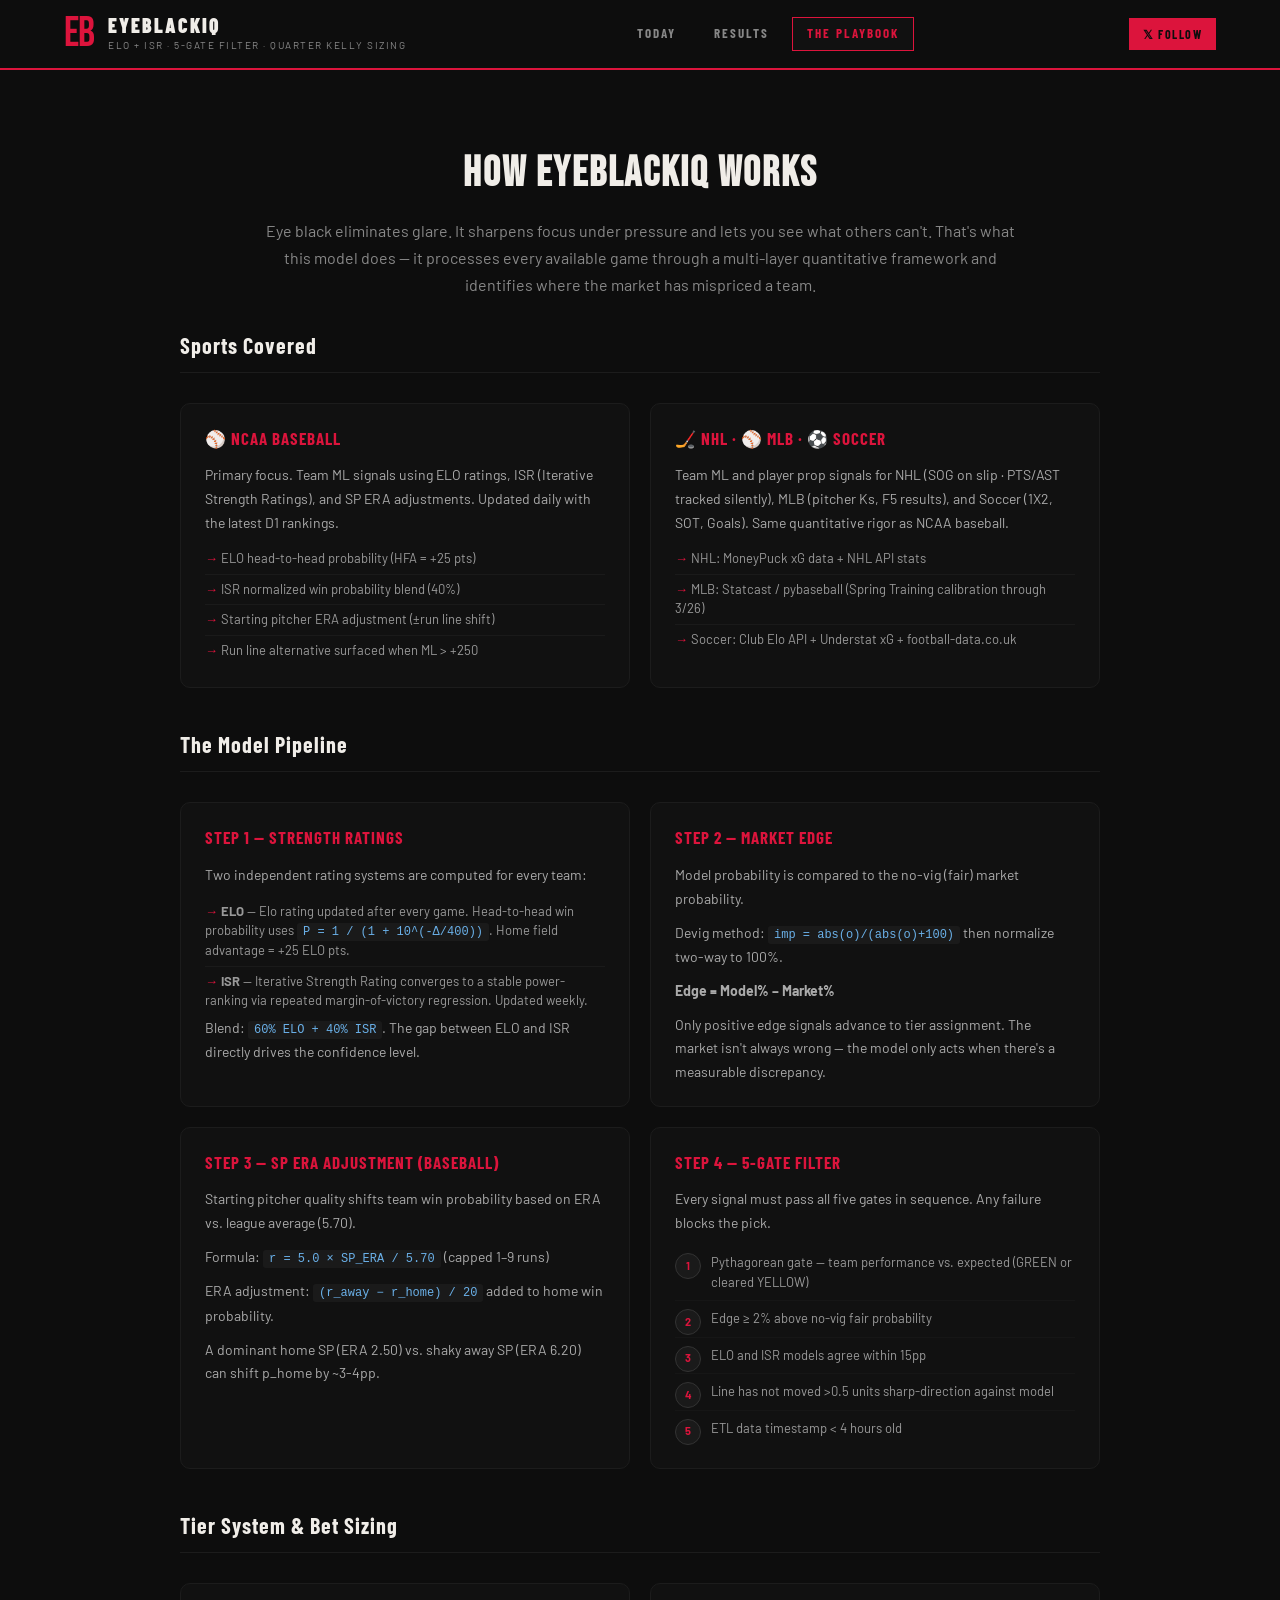
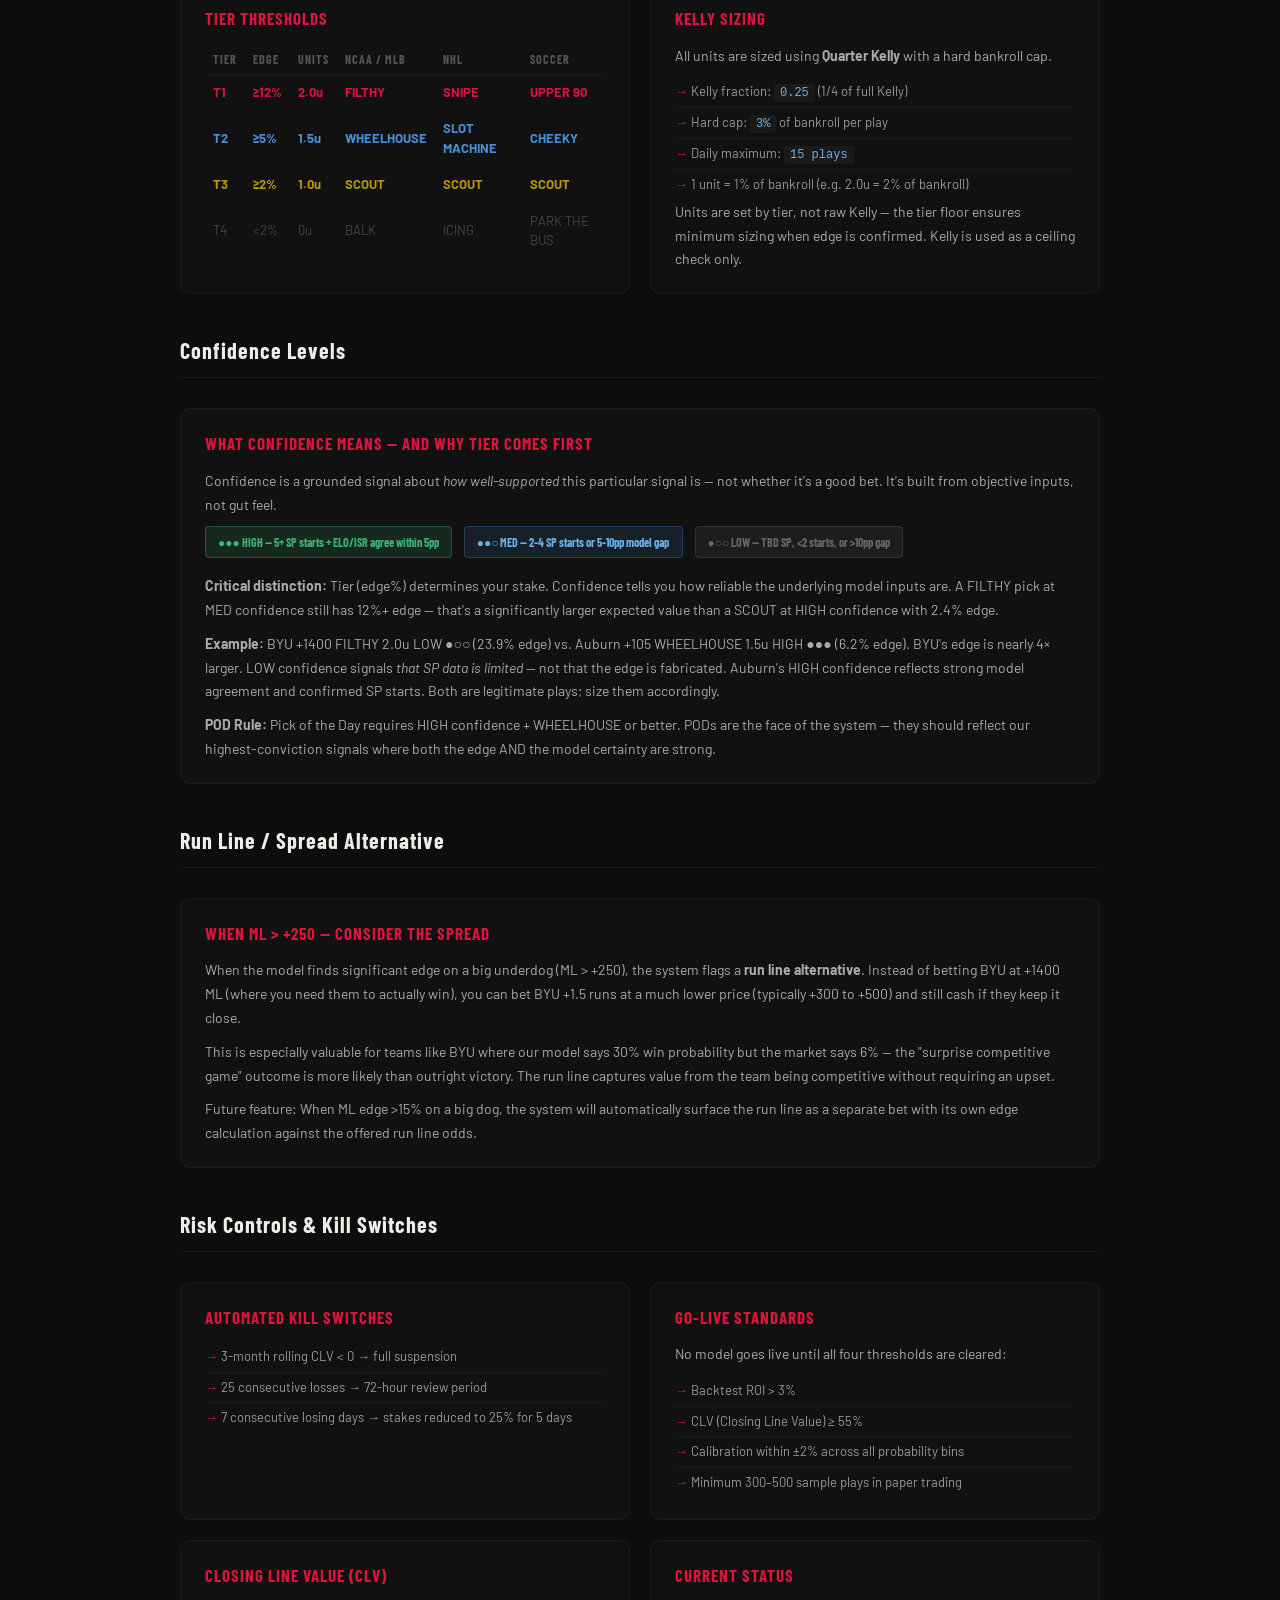
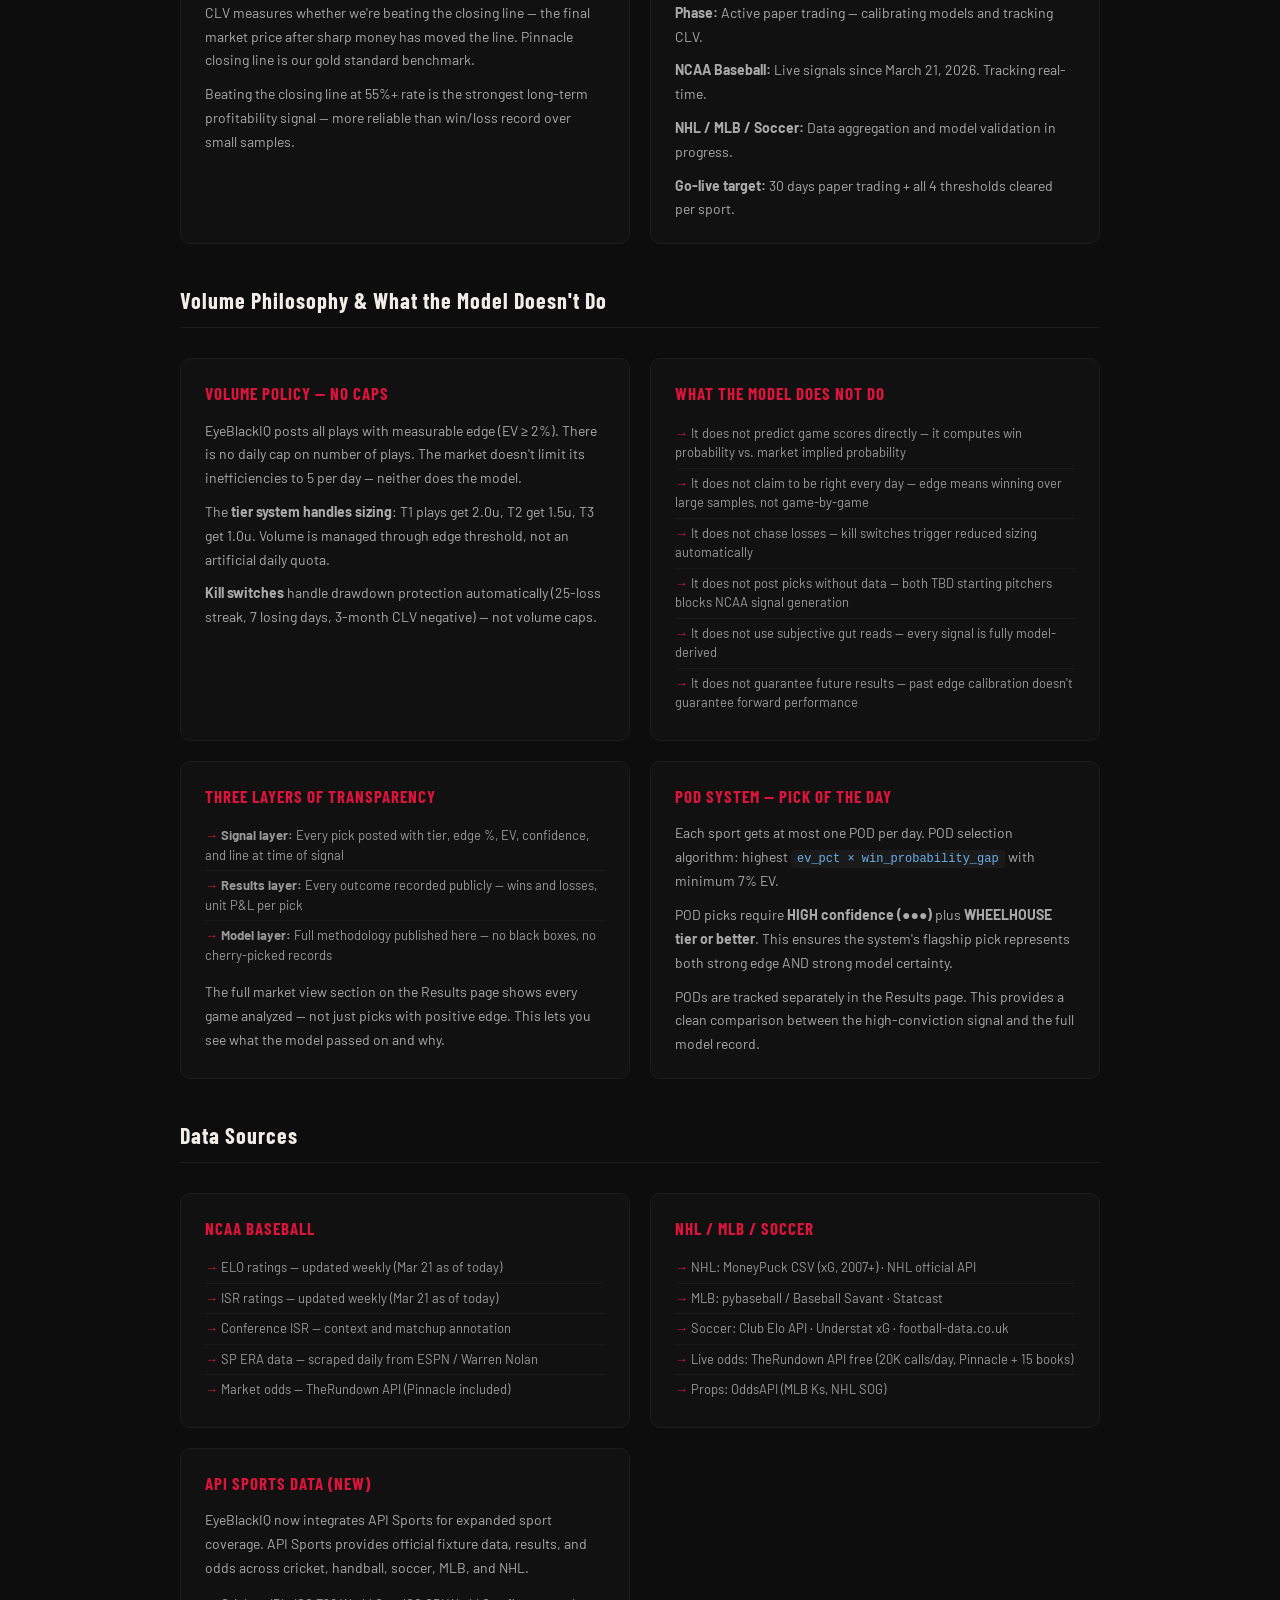
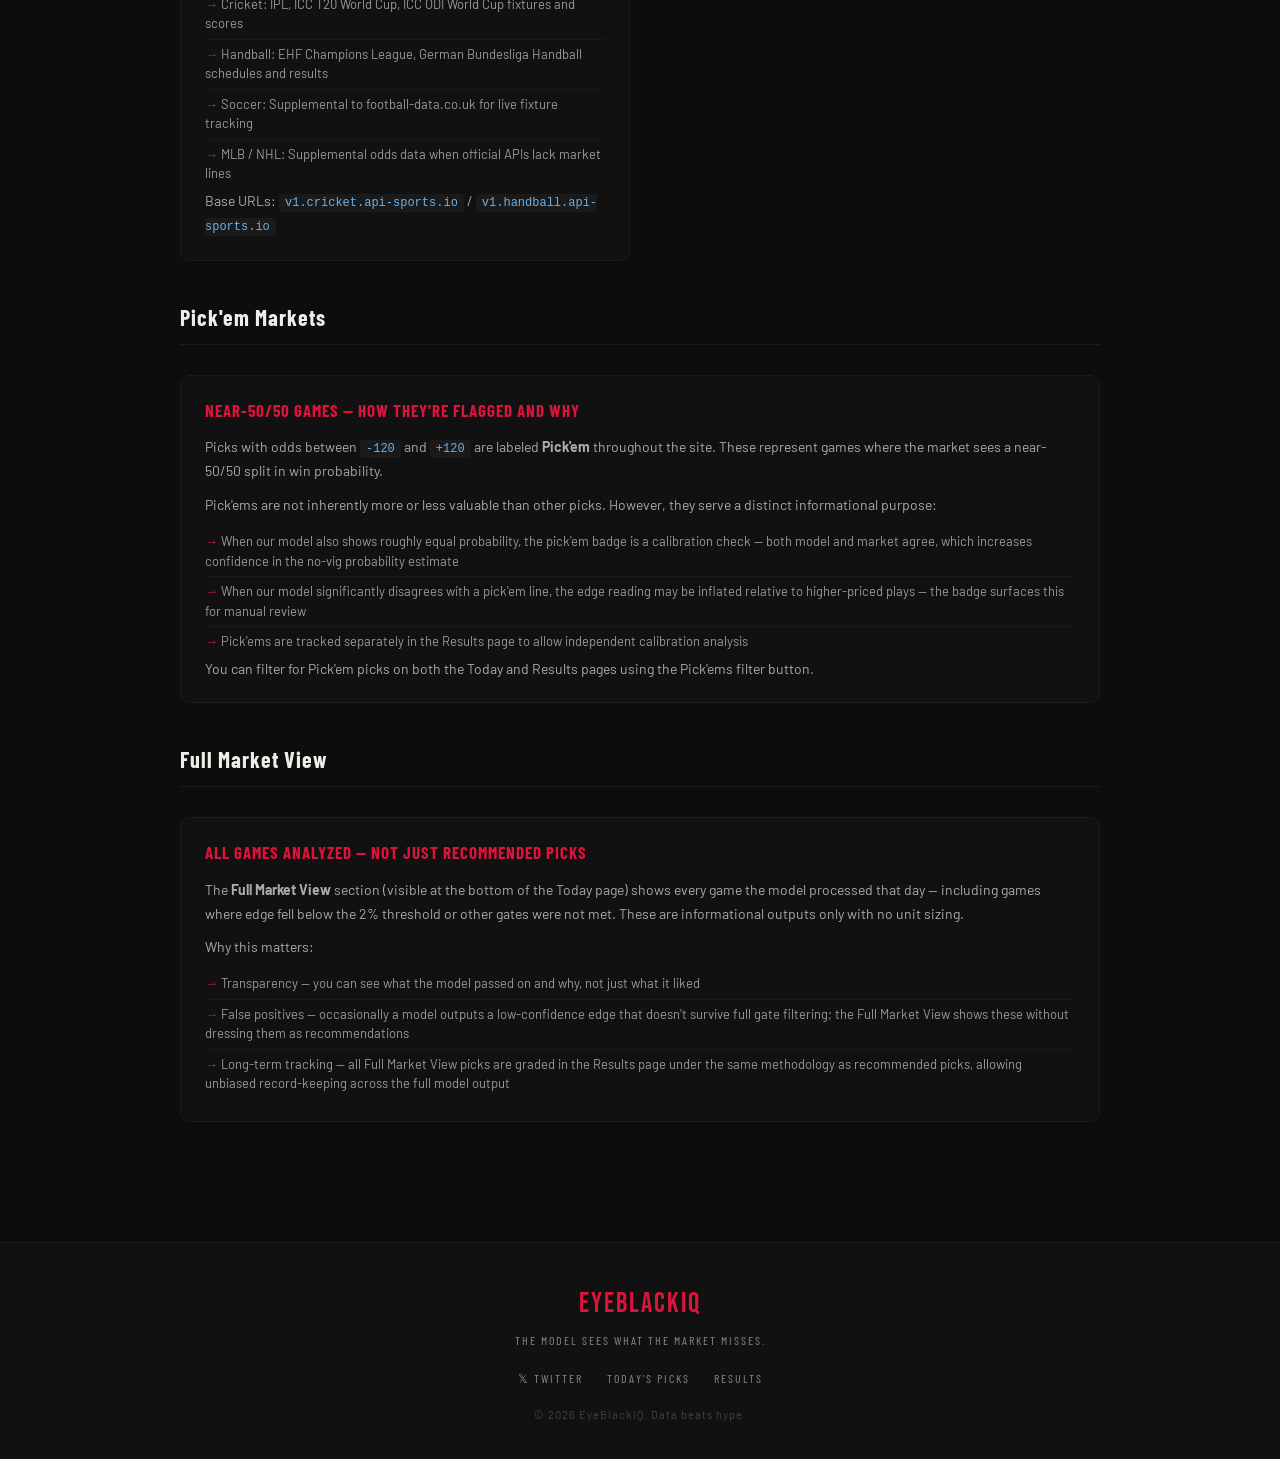
<file: docs/methodology.html>
<!DOCTYPE html>
<html lang="en">
<head>
<meta charset="UTF-8">
<meta name="viewport" content="width=device-width, initial-scale=1.0">
<title>The Playbook — EyeBlackIQ</title>
<link rel="stylesheet" href="style.css">
<link href="https://fonts.googleapis.com/css2?family=Bebas+Neue&family=Barlow+Condensed:wght@400;600;700;900&family=Barlow:wght@400;500;600&display=swap" rel="stylesheet">
<style>
.method-grid { display: grid; grid-template-columns: 1fr 1fr; gap: 20px; max-width: 1100px; margin: 0 auto 40px; padding: 0 20px; }
@media(max-width: 700px) { .method-grid { grid-template-columns: 1fr; } }
.method-card { background: #111; border: 1px solid #1c1c1c; border-radius: 10px; padding: 22px 24px; }
.method-card-title { font-family: 'Barlow Condensed', sans-serif; font-size: 17px; font-weight: 700; color: #DC143C; letter-spacing: 1px; text-transform: uppercase; margin-bottom: 12px; }
.method-card p { font-size: 14px; color: #aaa; line-height: 1.7; margin-bottom: 10px; }
.method-card p:last-child { margin-bottom: 0; }
.method-card code { background: #1a1a1a; color: #6ab0e8; padding: 2px 6px; border-radius: 3px; font-size: 12px; }
.method-card ul { list-style: none; padding: 0; }
.method-card li { font-size: 13px; color: #999; padding: 5px 0; border-bottom: 1px solid #1a1a1a; }
.method-card li:last-child { border-bottom: none; }
.method-card li::before { content: '→ '; color: #DC143C; }
.method-hero { text-align: center; padding: 40px 20px 30px; max-width: 800px; margin: 0 auto; }
.method-hero h1 { font-family: 'Bebas Neue', sans-serif; font-size: 42px; color: #f0ede8; letter-spacing: 2px; margin-bottom: 12px; }
.method-hero p { font-size: 16px; color: #888; line-height: 1.7; }
.tier-table { width: 100%; border-collapse: collapse; margin-top: 10px; }
.tier-table th { font-family: 'Barlow Condensed', sans-serif; font-size: 12px; font-weight: 700; color: #555; text-transform: uppercase; letter-spacing: 1px; padding: 6px 8px; text-align: left; border-bottom: 1px solid #1c1c1c; }
.tier-table td { padding: 8px 8px; font-size: 13px; border-bottom: 1px solid #161616; }
.tier-table tr:last-child td { border-bottom: none; }
.t-red  { color: #DC143C; font-weight: 700; }
.t-blue { color: #4A90D9; font-weight: 700; }
.t-gold { color: #B8960C; font-weight: 700; }
.t-grey { color: #444; }
.gate-list { counter-reset: gates; list-style: none; padding: 0; }
.gate-list li { counter-increment: gates; padding: 8px 0 8px 36px; position: relative; font-size: 13px; color: #999; border-bottom: 1px solid #161616; }
.gate-list li:last-child { border-bottom: none; }
.gate-list li::before { content: counter(gates); position: absolute; left: 0; top: 8px; width: 24px; height: 24px; background: #1a1a1a; border: 1px solid #333; border-radius: 50%; font-size: 11px; font-weight: 700; color: #DC143C; display: flex; align-items: center; justify-content: center; }
.conf-row { display: flex; gap: 12px; margin-top: 8px; flex-wrap: wrap; }
.conf-pill { padding: 6px 12px; border-radius: 4px; font-size: 12px; font-weight: 700; font-family: 'Barlow Condensed', sans-serif; }
.cp-high { background: rgba(60,179,113,0.15); color: #3cb371; border: 1px solid rgba(60,179,113,0.3); }
.cp-med  { background: rgba(74,144,217,0.12); color: #6ab0e8; border: 1px solid rgba(74,144,217,0.25); }
.cp-low  { background: rgba(100,100,100,0.15); color: #666; border: 1px solid #333; }
.section-divider { max-width: 1100px; margin: 0 auto 30px; padding: 0 20px; }
.section-divider h2 { font-family: 'Barlow Condensed', sans-serif; font-size: 22px; font-weight: 700; color: #f0ede8; letter-spacing: 1px; margin-bottom: 6px; border-bottom: 1px solid #1c1c1c; padding-bottom: 10px; }
</style>
</head>
<body>

<header>
  <div class="header-inner">
    <div class="logo-block">
      <span class="logo-eb">EB</span>
      <div class="logo-text">
        <span class="logo-name">EyeBlackIQ</span>
        <span class="logo-tag">ELO + ISR · 5-Gate Filter · Quarter Kelly Sizing</span>
      </div>
    </div>
    <nav>
      <a href="index.html" class="nav-link">Today</a>
      <a href="results.html" class="nav-link">Results</a>
      <a href="methodology.html" class="nav-link active">The Playbook</a>
    </nav>
    <div class="social-links">
      <a href="https://x.com/EyeBlackIQ" target="_blank" class="social-btn">𝕏 Follow</a>
    </div>
  </div>
</header>

<main>

  <div class="method-hero">
    <h1>How EyeBlackIQ Works</h1>
    <p>
      Eye black eliminates glare. It sharpens focus under pressure and lets you see what others can't.
      That's what this model does — it processes every available game through a multi-layer quantitative
      framework and identifies where the market has mispriced a team.
    </p>
  </div>

  <!-- SPORTS COVERED -->
  <div class="section-divider"><h2>Sports Covered</h2></div>
  <div class="method-grid">
    <div class="method-card">
      <div class="method-card-title">⚾ NCAA Baseball</div>
      <p>Primary focus. Team ML signals using ELO ratings, ISR (Iterative Strength Ratings),
         and SP ERA adjustments. Updated daily with the latest D1 rankings.</p>
      <ul>
        <li>ELO head-to-head probability (HFA = +25 pts)</li>
        <li>ISR normalized win probability blend (40%)</li>
        <li>Starting pitcher ERA adjustment (±run line shift)</li>
        <li>Run line alternative surfaced when ML > +250</li>
      </ul>
    </div>
    <div class="method-card">
      <div class="method-card-title">🏒 NHL · ⚾ MLB · ⚽ Soccer</div>
      <p>Team ML and player prop signals for NHL (SOG on slip · PTS/AST tracked silently), MLB (pitcher Ks, F5 results),
         and Soccer (1X2, SOT, Goals). Same quantitative rigor as NCAA baseball.</p>
      <ul>
        <li>NHL: MoneyPuck xG data + NHL API stats</li>
        <li>MLB: Statcast / pybaseball (Spring Training calibration through 3/26)</li>
        <li>Soccer: Club Elo API + Understat xG + football-data.co.uk</li>
      </ul>
    </div>
  </div>

  <!-- THE MODEL PIPELINE -->
  <div class="section-divider"><h2>The Model Pipeline</h2></div>
  <div class="method-grid">
    <div class="method-card">
      <div class="method-card-title">Step 1 — Strength Ratings</div>
      <p>Two independent rating systems are computed for every team:</p>
      <ul>
        <li><strong>ELO</strong> — Elo rating updated after every game. Head-to-head win probability
            uses <code>P = 1 / (1 + 10^(-Δ/400))</code>. Home field advantage = +25 ELO pts.</li>
        <li><strong>ISR</strong> — Iterative Strength Rating converges to a stable power-ranking
            via repeated margin-of-victory regression. Updated weekly.</li>
      </ul>
      <p>Blend: <code>60% ELO + 40% ISR</code>. The gap between ELO and ISR directly drives the confidence level.</p>
    </div>
    <div class="method-card">
      <div class="method-card-title">Step 2 — Market Edge</div>
      <p>Model probability is compared to the no-vig (fair) market probability.</p>
      <p>Devig method: <code>imp = abs(o)/(abs(o)+100)</code> then normalize two-way to 100%.</p>
      <p><strong>Edge = Model% − Market%</strong></p>
      <p>Only positive edge signals advance to tier assignment. The market isn't
         always wrong — the model only acts when there's a measurable discrepancy.</p>
    </div>
    <div class="method-card">
      <div class="method-card-title">Step 3 — SP ERA Adjustment (Baseball)</div>
      <p>Starting pitcher quality shifts team win probability based on ERA vs. league average (5.70).</p>
      <p>Formula: <code>r = 5.0 × SP_ERA / 5.70</code> (capped 1–9 runs)</p>
      <p>ERA adjustment: <code>(r_away − r_home) / 20</code> added to home win probability.</p>
      <p>A dominant home SP (ERA 2.50) vs. shaky away SP (ERA 6.20) can shift p_home by ~3-4pp.</p>
    </div>
    <div class="method-card">
      <div class="method-card-title">Step 4 — 5-Gate Filter</div>
      <p>Every signal must pass all five gates in sequence. Any failure blocks the pick.</p>
      <ol class="gate-list">
        <li>Pythagorean gate — team performance vs. expected (GREEN or cleared YELLOW)</li>
        <li>Edge ≥ 2% above no-vig fair probability</li>
        <li>ELO and ISR models agree within 15pp</li>
        <li>Line has not moved &gt;0.5 units sharp-direction against model</li>
        <li>ETL data timestamp &lt; 4 hours old</li>
      </ol>
    </div>
  </div>

  <!-- TIER SYSTEM -->
  <div class="section-divider"><h2>Tier System &amp; Bet Sizing</h2></div>
  <div class="method-grid">
    <div class="method-card">
      <div class="method-card-title">Tier Thresholds</div>
      <table class="tier-table">
        <tr><th>Tier</th><th>Edge</th><th>Units</th><th>NCAA / MLB</th><th>NHL</th><th>Soccer</th></tr>
        <tr><td class="t-red">T1</td><td class="t-red">≥12%</td><td class="t-red">2.0u</td><td class="t-red">FILTHY</td><td class="t-red">SNIPE</td><td class="t-red">UPPER 90</td></tr>
        <tr><td class="t-blue">T2</td><td class="t-blue">≥5%</td><td class="t-blue">1.5u</td><td class="t-blue">WHEELHOUSE</td><td class="t-blue">SLOT MACHINE</td><td class="t-blue">CHEEKY</td></tr>
        <tr><td class="t-gold">T3</td><td class="t-gold">≥2%</td><td class="t-gold">1.0u</td><td class="t-gold">SCOUT</td><td class="t-gold">SCOUT</td><td class="t-gold">SCOUT</td></tr>
        <tr><td class="t-grey">T4</td><td class="t-grey">&lt;2%</td><td class="t-grey">0u</td><td class="t-grey">BALK</td><td class="t-grey">ICING</td><td class="t-grey">PARK THE BUS</td></tr>
      </table>
    </div>
    <div class="method-card">
      <div class="method-card-title">Kelly Sizing</div>
      <p>All units are sized using <strong>Quarter Kelly</strong> with a hard bankroll cap.</p>
      <ul>
        <li>Kelly fraction: <code>0.25</code> (1/4 of full Kelly)</li>
        <li>Hard cap: <code>3%</code> of bankroll per play</li>
        <li>Daily maximum: <code>15 plays</code></li>
        <li>1 unit = 1% of bankroll (e.g. 2.0u = 2% of bankroll)</li>
      </ul>
      <p>Units are set by tier, not raw Kelly — the tier floor ensures minimum sizing when edge is confirmed.
         Kelly is used as a ceiling check only.</p>
    </div>
  </div>

  <!-- CONFIDENCE LEVELS -->
  <div class="section-divider"><h2>Confidence Levels</h2></div>
  <div class="method-grid">
    <div class="method-card" style="grid-column: span 2;">
      <div class="method-card-title">What Confidence Means — and Why Tier Comes First</div>
      <p>Confidence is a grounded signal about <em>how well-supported</em> this particular signal is —
         not whether it's a good bet. It's built from objective inputs, not gut feel.</p>
      <div class="conf-row">
        <div class="conf-pill cp-high">●●● HIGH — 5+ SP starts + ELO/ISR agree within 5pp</div>
        <div class="conf-pill cp-med">●●○ MED — 2-4 SP starts or 5-10pp model gap</div>
        <div class="conf-pill cp-low">●○○ LOW — TBD SP, &lt;2 starts, or &gt;10pp gap</div>
      </div>
      <p style="margin-top: 16px;">
        <strong>Critical distinction:</strong> Tier (edge%) determines your stake. Confidence tells you
        how reliable the underlying model inputs are. A FILTHY pick at MED confidence still has 12%+ edge
        — that's a significantly larger expected value than a SCOUT at HIGH confidence with 2.4% edge.
      </p>
      <p>
        <strong>Example:</strong> BYU +1400 FILTHY 2.0u LOW ●○○ (23.9% edge) vs. Auburn +105 WHEELHOUSE
        1.5u HIGH ●●● (6.2% edge). BYU's edge is nearly 4× larger. LOW confidence signals <em>that SP data
        is limited</em> — not that the edge is fabricated. Auburn's HIGH confidence reflects strong model
        agreement and confirmed SP starts. Both are legitimate plays; size them accordingly.
      </p>
      <p>
        <strong>POD Rule:</strong> Pick of the Day requires HIGH confidence + WHEELHOUSE or better.
        PODs are the face of the system — they should reflect our highest-conviction signals where both
        the edge AND the model certainty are strong.
      </p>
    </div>
  </div>

  <!-- RUN LINE ALTERNATIVE -->
  <div class="section-divider"><h2>Run Line / Spread Alternative</h2></div>
  <div class="method-grid">
    <div class="method-card" style="grid-column: span 2;">
      <div class="method-card-title">When ML &gt; +250 — Consider the Spread</div>
      <p>When the model finds significant edge on a big underdog (ML > +250), the system flags a
         <strong>run line alternative</strong>. Instead of betting BYU at +1400 ML (where you need them
         to actually win), you can bet BYU +1.5 runs at a much lower price (typically +300 to +500)
         and still cash if they keep it close.</p>
      <p>This is especially valuable for teams like BYU where our model says 30% win probability but
         the market says 6% — the "surprise competitive game" outcome is more likely than outright victory.
         The run line captures value from the team being competitive without requiring an upset.</p>
      <p>Future feature: When ML edge &gt;15% on a big dog, the system will automatically surface the
         run line as a separate bet with its own edge calculation against the offered run line odds.</p>
    </div>
  </div>

  <!-- KILL SWITCHES -->
  <div class="section-divider"><h2>Risk Controls &amp; Kill Switches</h2></div>
  <div class="method-grid">
    <div class="method-card">
      <div class="method-card-title">Automated Kill Switches</div>
      <ul>
        <li>3-month rolling CLV &lt; 0 → full suspension</li>
        <li>25 consecutive losses → 72-hour review period</li>
        <li>7 consecutive losing days → stakes reduced to 25% for 5 days</li>
      </ul>
    </div>
    <div class="method-card">
      <div class="method-card-title">Go-Live Standards</div>
      <p>No model goes live until all four thresholds are cleared:</p>
      <ul>
        <li>Backtest ROI &gt; 3%</li>
        <li>CLV (Closing Line Value) ≥ 55%</li>
        <li>Calibration within ±2% across all probability bins</li>
        <li>Minimum 300–500 sample plays in paper trading</li>
      </ul>
    </div>
    <div class="method-card">
      <div class="method-card-title">Closing Line Value (CLV)</div>
      <p>CLV measures whether we're beating the closing line — the final market price after sharp
         money has moved the line. Pinnacle closing line is our gold standard benchmark.</p>
      <p>Beating the closing line at 55%+ rate is the strongest long-term profitability signal —
         more reliable than win/loss record over small samples.</p>
    </div>
    <div class="method-card">
      <div class="method-card-title">Current Status</div>
      <p><strong>Phase:</strong> Active paper trading — calibrating models and tracking CLV.</p>
      <p><strong>NCAA Baseball:</strong> Live signals since March 21, 2026. Tracking real-time.</p>
      <p><strong>NHL / MLB / Soccer:</strong> Data aggregation and model validation in progress.</p>
      <p><strong>Go-live target:</strong> 30 days paper trading + all 4 thresholds cleared per sport.</p>
    </div>
  </div>

  <!-- VOLUME PHILOSOPHY -->
  <div class="section-divider"><h2>Volume Philosophy &amp; What the Model Doesn't Do</h2></div>
  <div class="method-grid">
    <div class="method-card">
      <div class="method-card-title">Volume Policy — No Caps</div>
      <p>EyeBlackIQ posts all plays with measurable edge (EV ≥ 2%). There is no daily cap on number of plays.
         The market doesn't limit its inefficiencies to 5 per day — neither does the model.</p>
      <p>The <strong>tier system handles sizing</strong>: T1 plays get 2.0u, T2 get 1.5u, T3 get 1.0u.
         Volume is managed through edge threshold, not an artificial daily quota.</p>
      <p><strong>Kill switches</strong> handle drawdown protection automatically (25-loss streak, 7 losing days, 3-month CLV negative) — not volume caps.</p>
    </div>
    <div class="method-card">
      <div class="method-card-title">What the Model Does Not Do</div>
      <ul>
        <li>It does not predict game scores directly — it computes win probability vs. market implied probability</li>
        <li>It does not claim to be right every day — edge means winning over large samples, not game-by-game</li>
        <li>It does not chase losses — kill switches trigger reduced sizing automatically</li>
        <li>It does not post picks without data — both TBD starting pitchers blocks NCAA signal generation</li>
        <li>It does not use subjective gut reads — every signal is fully model-derived</li>
        <li>It does not guarantee future results — past edge calibration doesn't guarantee forward performance</li>
      </ul>
    </div>
    <div class="method-card">
      <div class="method-card-title">Three Layers of Transparency</div>
      <ul>
        <li><strong>Signal layer:</strong> Every pick posted with tier, edge %, EV, confidence, and line at time of signal</li>
        <li><strong>Results layer:</strong> Every outcome recorded publicly — wins and losses, unit P&amp;L per pick</li>
        <li><strong>Model layer:</strong> Full methodology published here — no black boxes, no cherry-picked records</li>
      </ul>
      <p style="margin-top:10px;">The full market view section on the Results page shows every game analyzed — not just picks with positive edge. This lets you see what the model passed on and why.</p>
    </div>
    <div class="method-card">
      <div class="method-card-title">POD System — Pick of the Day</div>
      <p>Each sport gets at most one POD per day. POD selection algorithm: highest <code>ev_pct × win_probability_gap</code> with minimum 7% EV.</p>
      <p>POD picks require <strong>HIGH confidence (●●●)</strong> plus <strong>WHEELHOUSE tier or better</strong>. This ensures the system's flagship pick represents both strong edge AND strong model certainty.</p>
      <p>PODs are tracked separately in the Results page. This provides a clean comparison between the high-conviction signal and the full model record.</p>
    </div>
  </div>

  <!-- DATA SOURCES -->
  <div class="section-divider"><h2>Data Sources</h2></div>
  <div class="method-grid">
    <div class="method-card">
      <div class="method-card-title">NCAA Baseball</div>
      <ul>
        <li>ELO ratings — updated weekly (Mar 21 as of today)</li>
        <li>ISR ratings — updated weekly (Mar 21 as of today)</li>
        <li>Conference ISR — context and matchup annotation</li>
        <li>SP ERA data — scraped daily from ESPN / Warren Nolan</li>
        <li>Market odds — TheRundown API (Pinnacle included)</li>
      </ul>
    </div>
    <div class="method-card">
      <div class="method-card-title">NHL / MLB / Soccer</div>
      <ul>
        <li>NHL: MoneyPuck CSV (xG, 2007+) · NHL official API</li>
        <li>MLB: pybaseball / Baseball Savant · Statcast</li>
        <li>Soccer: Club Elo API · Understat xG · football-data.co.uk</li>
        <li>Live odds: TheRundown API free (20K calls/day, Pinnacle + 15 books)</li>
        <li>Props: OddsAPI (MLB Ks, NHL SOG)</li>
      </ul>
    </div>
    <div class="method-card">
      <div class="method-card-title">API Sports Data (New)</div>
      <p>EyeBlackIQ now integrates API Sports for expanded sport coverage. API Sports provides
         official fixture data, results, and odds across cricket, handball, soccer, MLB, and NHL.</p>
      <ul>
        <li>Cricket: IPL, ICC T20 World Cup, ICC ODI World Cup fixtures and scores</li>
        <li>Handball: EHF Champions League, German Bundesliga Handball schedules and results</li>
        <li>Soccer: Supplemental to football-data.co.uk for live fixture tracking</li>
        <li>MLB / NHL: Supplemental odds data when official APIs lack market lines</li>
      </ul>
      <p>Base URLs: <code>v1.cricket.api-sports.io</code> / <code>v1.handball.api-sports.io</code></p>
    </div>
  </div>

  <!-- PICK'EM MARKETS -->
  <div class="section-divider"><h2>Pick'em Markets</h2></div>
  <div class="method-grid">
    <div class="method-card" style="grid-column: span 2;">
      <div class="method-card-title">Near-50/50 Games — How They're Flagged and Why</div>
      <p>Picks with odds between <code>-120</code> and <code>+120</code> are labeled <strong>Pick'em</strong>
         throughout the site. These represent games where the market sees a near-50/50 split in win probability.</p>
      <p>Pick'ems are not inherently more or less valuable than other picks. However, they serve a distinct
         informational purpose:</p>
      <ul>
        <li>When our model also shows roughly equal probability, the pick'em badge is a calibration check —
            both model and market agree, which increases confidence in the no-vig probability estimate</li>
        <li>When our model significantly disagrees with a pick'em line, the edge reading may be inflated
            relative to higher-priced plays — the badge surfaces this for manual review</li>
        <li>Pick'ems are tracked separately in the Results page to allow independent calibration analysis</li>
      </ul>
      <p>You can filter for Pick'em picks on both the Today and Results pages using the Pick'ems filter button.</p>
    </div>
  </div>

  <!-- FULL MARKET VIEW -->
  <div class="section-divider"><h2>Full Market View</h2></div>
  <div class="method-grid">
    <div class="method-card" style="grid-column: span 2;">
      <div class="method-card-title">All Games Analyzed — Not Just Recommended Picks</div>
      <p>The <strong>Full Market View</strong> section (visible at the bottom of the Today page) shows every
         game the model processed that day — including games where edge fell below the 2% threshold or other
         gates were not met. These are informational outputs only with no unit sizing.</p>
      <p>Why this matters:</p>
      <ul>
        <li>Transparency — you can see what the model passed on and why, not just what it liked</li>
        <li>False positives — occasionally a model outputs a low-confidence edge that doesn't survive
            full gate filtering; the Full Market View shows these without dressing them as recommendations</li>
        <li>Long-term tracking — all Full Market View picks are graded in the Results page under the
            same methodology as recommended picks, allowing unbiased record-keeping across the full model output</li>
      </ul>
    </div>
  </div>

</main>

<footer>
  <div class="footer-inner">
    <div class="footer-brand">
      <span class="footer-logo">EyeBlackIQ</span>
      <span class="footer-tag">The model sees what the market misses.</span>
    </div>
    <div class="footer-links">
      <a href="https://x.com/EyeBlackIQ" target="_blank">𝕏 Twitter</a>
      <a href="index.html">Today's Picks</a>
      <a href="results.html">Results</a>
    </div>
    <div class="footer-copy">© 2026 EyeBlackIQ. Data beats hype.</div>
  </div>
</footer>

</body>
</html>
</file>
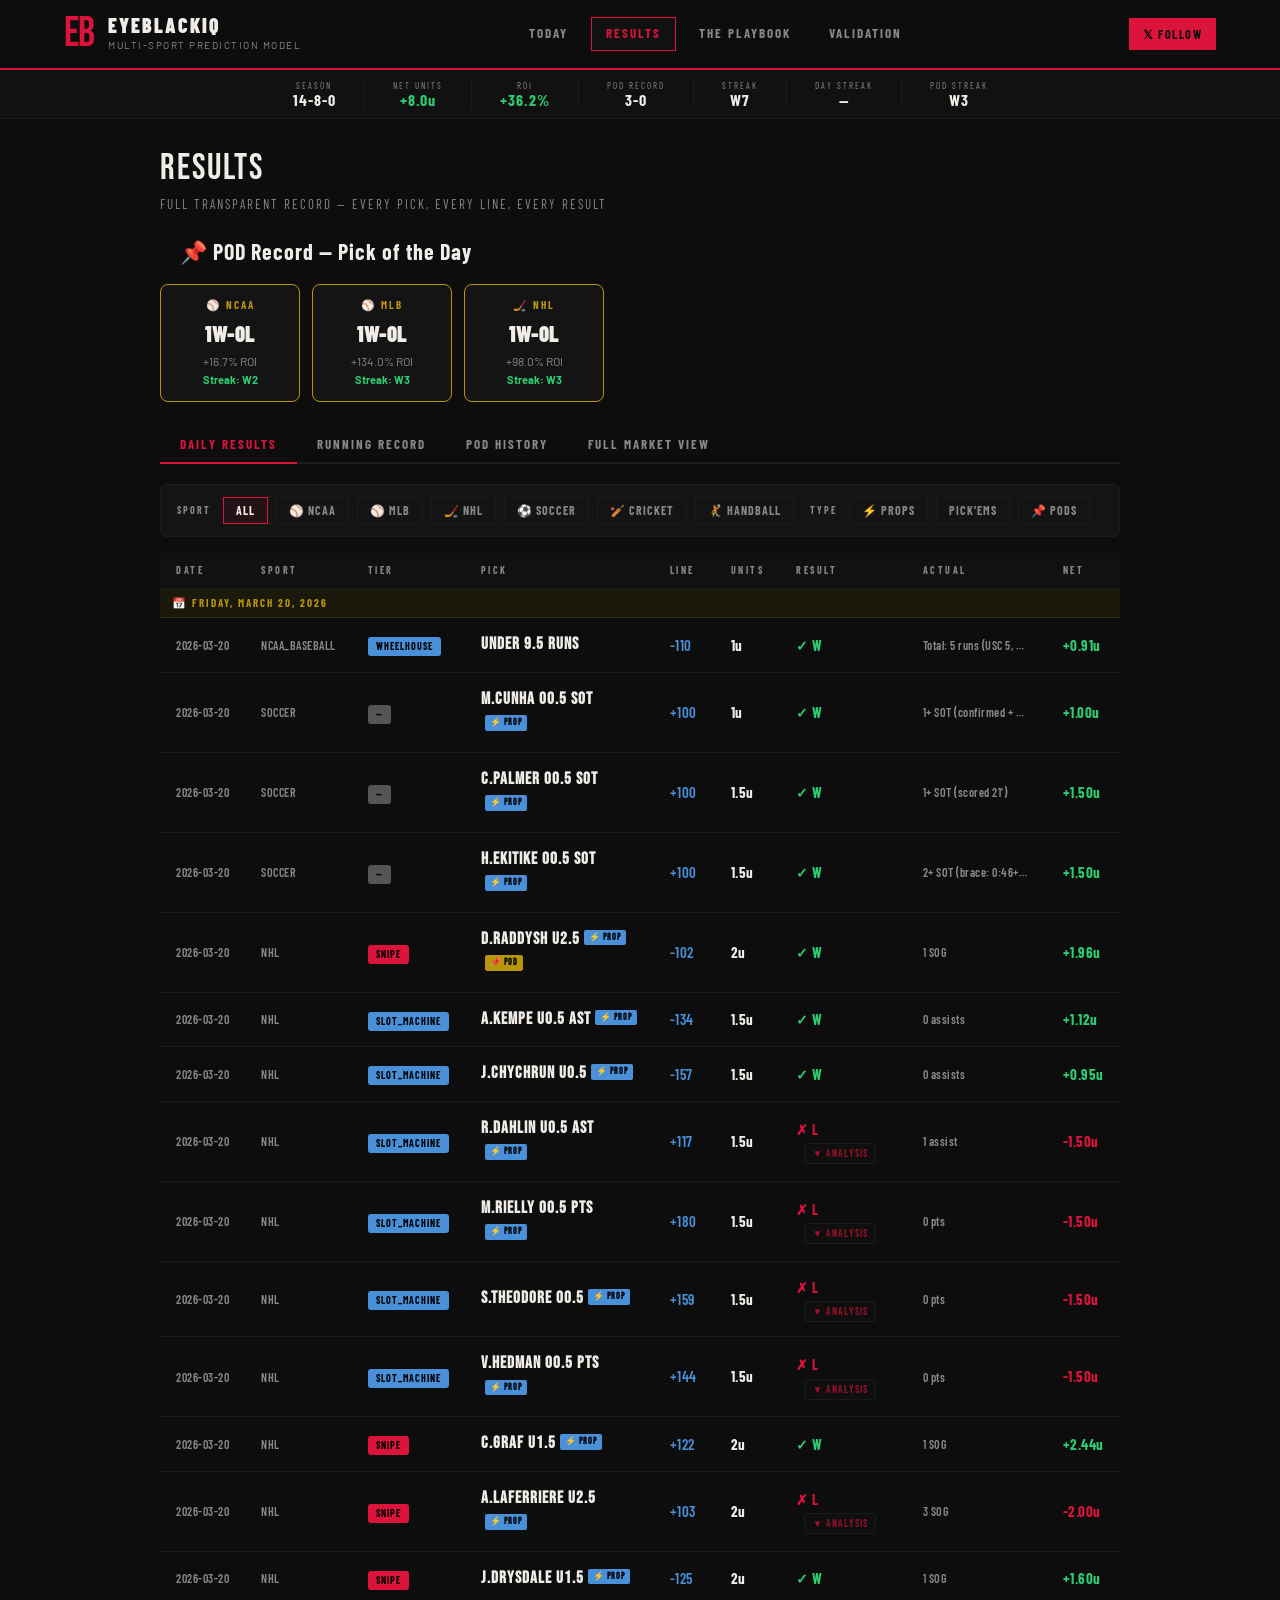
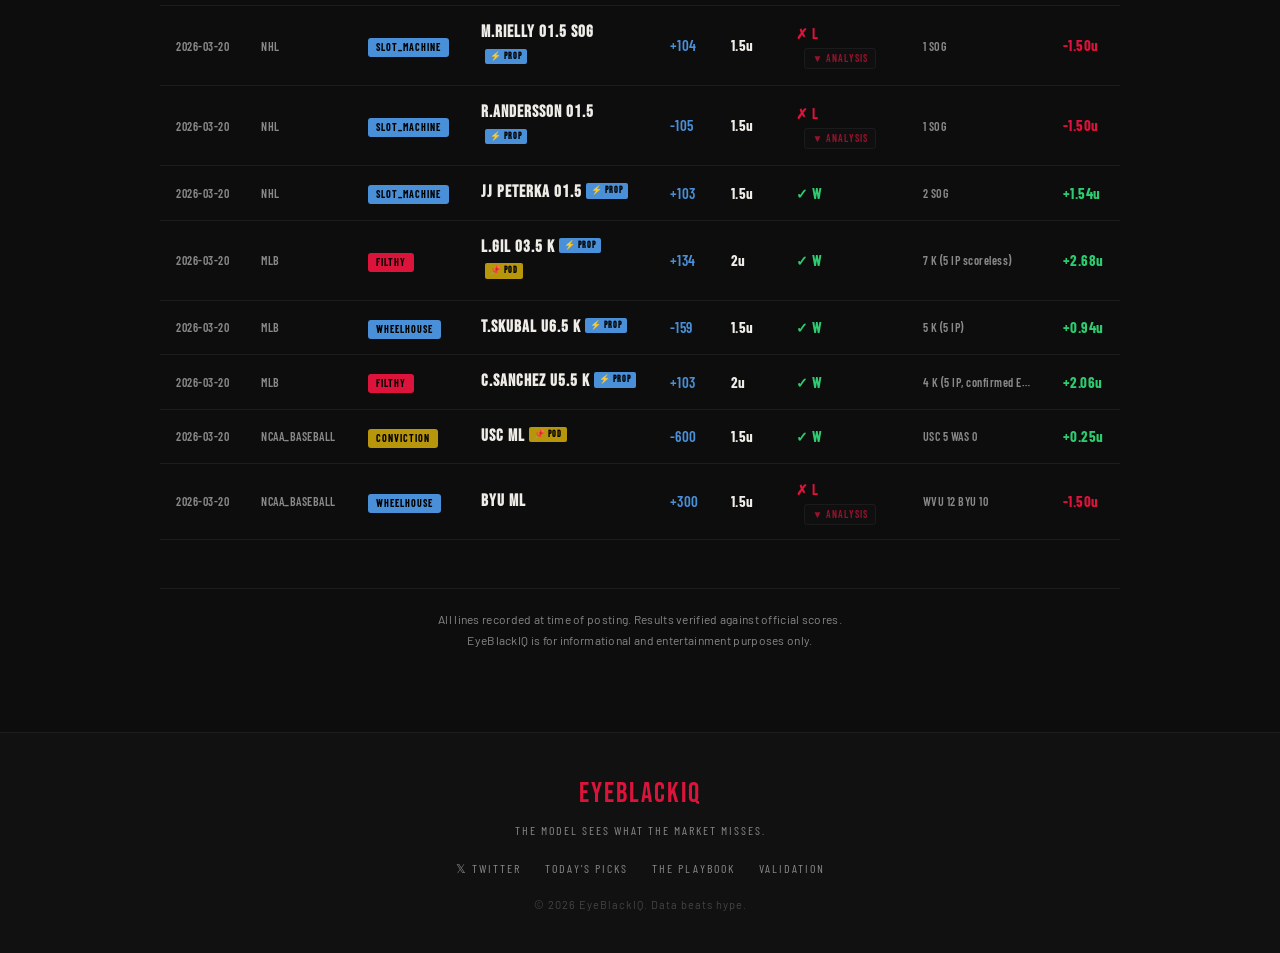
<file: docs/results.html>
<!DOCTYPE html>
<html lang="en">
<head>
<meta charset="UTF-8">
<meta name="viewport" content="width=device-width, initial-scale=1.0">
<title>Results — EyeBlackIQ</title>
<meta name="description" content="Full transparent record — every pick, every line, every result. EyeBlackIQ multi-sport prediction model.">
<meta property="og:title" content="EyeBlackIQ — Results">
<meta property="og:description" content="Full transparent pick record. W-L-P, ROI, POD tracking, per-sport breakdown.">
<link rel="stylesheet" href="style.css">
<link href="https://fonts.googleapis.com/css2?family=Bebas+Neue&family=Barlow+Condensed:wght@400;600;700;900&family=Barlow:wght@400;500;600&display=swap" rel="stylesheet">
<style>
/* ── POD Sport Badges ──────────────────────── */
.pod-sport-badges { display: flex; gap: 12px; flex-wrap: wrap; margin-bottom: 24px; }
.pod-sport-badge {
  background: var(--panel,#141414); border: 1px solid var(--gold,#B8960C);
  border-radius: 8px; padding: 12px 18px; min-width: 140px; text-align: center;
}
.psb-sport  { font-family: 'Barlow Condensed', sans-serif; font-size: 11px; font-weight: 700; text-transform: uppercase; letter-spacing: 2px; color: var(--gold,#B8960C); margin-bottom: 4px; }
.psb-record { font-family: 'Barlow Condensed', sans-serif; font-size: 22px; font-weight: 900; color: var(--text,#F0EDE8); }
.psb-roi    { font-size: 12px; color: #888; margin-top: 2px; }
.psb-streak { font-size: 11px; color: var(--gold,#B8960C); margin-top: 2px; font-weight: 700; }

/* ── Filter bar for results ─────────────────── */
.results-filter-bar {
  display: flex; gap: 8px; flex-wrap: wrap; margin-bottom: 16px;
  padding: 12px 16px; background: var(--panel,#141414);
  border: 1px solid var(--border,#1C1C1C); border-radius: 6px;
}
.results-filter-bar .filter-label {
  font-family: 'Barlow Condensed', sans-serif; font-size: 10px;
  letter-spacing: 2px; text-transform: uppercase; color: var(--text-dim,#888);
  align-self: center; margin-right: 4px;
}
.rf-btn {
  font-family: 'Barlow Condensed', sans-serif; font-size: 12px; font-weight: 700;
  letter-spacing: 1px; text-transform: uppercase; padding: 5px 12px;
  background: transparent; border: 1px solid var(--border,#1C1C1C);
  color: var(--text-dim,#888); cursor: pointer; transition: all 0.15s;
}
.rf-btn:hover { color: var(--text,#F0EDE8); border-color: #444; }
.rf-btn.active { color: var(--text,#F0EDE8); border-color: var(--red,#DC143C); background: rgba(220,20,60,0.08); }

/* ── Tier badge in table ────────────────────── */
.tier-pill {
  display: inline-block; padding: 2px 8px; border-radius: 3px;
  font-family: 'Barlow Condensed', sans-serif; font-size: 10px;
  font-weight: 700; letter-spacing: 1px; text-transform: uppercase;
  color: #000; white-space: nowrap;
}

/* ── Result badges ──────────────────────────── */
.result-w { color: #2ecc71; font-weight: 700; font-family: 'Barlow Condensed', sans-serif; font-size: 14px; }
.result-l { color: var(--red,#DC143C); font-weight: 700; font-family: 'Barlow Condensed', sans-serif; font-size: 14px; }
.result-p { color: #888; font-weight: 700; font-family: 'Barlow Condensed', sans-serif; font-size: 14px; }

/* ── Loss analysis row ──────────────────────── */
.loss-analysis-row { display: none; }
.loss-analysis-row.open { display: table-row; }
.loss-analysis-cell {
  background: rgba(220,20,60,0.04); border-top: none !important;
  padding: 10px 16px 14px 32px !important; font-size: 12px; color: #bbb;
}
.la-structured { display: flex; flex-direction: column; gap: 3px; }
.la-score { font-size: 13px; color: #e0ddd8; margin-bottom: 2px; }
.la-score strong { font-family: 'Barlow Condensed', sans-serif; font-size: 15px; font-weight: 700; letter-spacing: 0.5px; }
.la-label { font-family: 'Barlow Condensed', sans-serif; font-size: 10px; font-weight: 700;
  letter-spacing: 2px; text-transform: uppercase; color: var(--red,#DC143C); margin-right: 8px; }
.la-miss    { color: var(--red,#DC143C); }
.la-context { color: #888; }
.loss-toggle {
  display: inline-block; font-family: 'Barlow Condensed', sans-serif;
  font-size: 10px; letter-spacing: 1px; text-transform: uppercase;
  color: var(--red,#DC143C); cursor: pointer; margin-left: 8px; opacity: 0.7;
}
.loss-toggle:hover { opacity: 1; }

/* ── Net units ──────────────────────────────── */
.net-positive { color: #2ecc71; font-weight: 700; }
.net-negative { color: var(--red,#DC143C); font-weight: 700; }

/* ── POD indicator ──────────────────────────── */
.pod-indicator {
  display: inline-block; font-size: 9px; padding: 1px 5px;
  background: var(--gold,#B8960C); color: #000; font-weight: 700;
  border-radius: 2px; margin-left: 4px; vertical-align: middle;
}

/* ── Prop badge ─────────────────────────────── */
.prop-badge {
  display: inline-block; font-size: 9px; padding: 1px 5px;
  background: #4A90D9; color: #000; font-weight: 700;
  border-radius: 2px; margin-left: 4px; vertical-align: middle;
}

/* ── Pick'em badge ──────────────────────────── */
.pickem-badge {
  display: inline-block; font-size: 9px; padding: 1px 5px;
  background: #888; color: #fff; font-weight: 700;
  border-radius: 2px; margin-left: 4px; vertical-align: middle;
}

/* ── Tab improvements ───────────────────────── */
.tabs { display: flex; gap: 0; border-bottom: 2px solid var(--border,#1C1C1C); margin-bottom: 20px; }
.tab-btn {
  font-family: 'Barlow Condensed', sans-serif; font-size: 13px; font-weight: 700;
  letter-spacing: 2px; text-transform: uppercase; padding: 10px 20px;
  background: transparent; border: none; border-bottom: 2px solid transparent;
  color: var(--text-dim,#888); cursor: pointer; margin-bottom: -2px; transition: all 0.15s;
}
.tab-btn:hover { color: var(--text,#F0EDE8); }
.tab-btn.active { color: var(--red,#DC143C); border-bottom-color: var(--red,#DC143C); }
.tab-content { display: none; }
.tab-content.active { display: block; }

/* ── Results header ─────────────────────────── */
.results-header { margin-bottom: 20px; }
.results-title { font-family: 'Bebas Neue', sans-serif; font-size: 36px; letter-spacing: 2px; color: var(--text,#F0EDE8); line-height: 1; }
.results-sub { font-size: 13px; color: var(--text-dim,#888); margin-top: 4px; }

/* ── Pending pick row (ungraded — dimmed so they don't look like results) ── */
tr[style*="opacity:0.5"] td { color: var(--text-dim,#888) !important; }
</style>
</head>
<body>

<header>
  <div class="header-inner">
    <div class="logo-block">
      <span class="logo-eb">EB</span>
      <div class="logo-text">
        <span class="logo-name">EyeBlackIQ</span>
        <span class="logo-tag">Multi-Sport Prediction Model</span>
      </div>
    </div>
    <nav>
      <a href="index.html" class="nav-link">Today</a>
      <a href="results.html" class="nav-link active">Results</a>
      <a href="methodology.html" class="nav-link">The Playbook</a>
      <a href="validation.html" class="nav-link">Validation</a>
    </nav>
    <div class="social-links">
      <a href="https://x.com/EyeBlackIQ" target="_blank" class="social-btn">𝕏 Follow</a>
    </div>
  </div>
</header>

<!-- RECORD BANNER -->
<div class="record-bar">
  <div class="record-inner">
    <div class="record-stat">
      <span class="stat-label">SEASON</span>
      <span class="stat-value" id="bar-record">0-0-0</span>
    </div>
    <div class="record-divider"></div>
    <div class="record-stat">
      <span class="stat-label">NET UNITS</span>
      <span class="stat-value" id="bar-units">+0.0u</span>
    </div>
    <div class="record-divider"></div>
    <div class="record-stat">
      <span class="stat-label">ROI</span>
      <span class="stat-value" id="bar-roi">0.0%</span>
    </div>
    <div class="record-divider"></div>
    <div class="record-stat">
      <span class="stat-label">POD RECORD</span>
      <span class="stat-value" id="bar-pod">0-0</span>
    </div>
    <div class="record-divider"></div>
    <div class="record-stat">
      <span class="stat-label">STREAK</span>
      <span class="stat-value" id="bar-streak">—</span>
    </div>
    <div class="record-divider"></div>
    <div class="record-stat">
      <span class="stat-label">DAY STREAK</span>
      <span class="stat-value" id="bar-day-streak">—</span>
    </div>
    <div class="record-divider"></div>
    <div class="record-stat">
      <span class="stat-label">POD STREAK</span>
      <span class="stat-value" id="bar-pod-streak">—</span>
    </div>
  </div>
</div>

<main>
  <div class="results-header">
    <div class="results-title">Results</div>
    <div class="results-sub">Full transparent record — every pick, every line, every result</div>
  </div>

  <!-- POD SECTION -->
  <div class="section-divider" style="margin-bottom:16px;"><h2 style="border:none;padding:0;">📌 POD Record — Pick of the Day</h2></div>
  <div class="pod-sport-badges" id="pod-badges">
    <div style="color:var(--text-dim);font-size:13px;padding:12px;">Loading POD record...</div>
  </div>

  <!-- TABS -->
  <div class="tabs">
    <button class="tab-btn active" onclick="switchTab('daily')">Daily Results</button>
    <button class="tab-btn" onclick="switchTab('running')">Running Record</button>
    <button class="tab-btn" onclick="switchTab('pod')">POD History</button>
    <button class="tab-btn" onclick="switchTab('fmv')">Full Market View</button>
  </div>

  <!-- TAB 1: DAILY RESULTS -->
  <div class="tab-content active" id="tab-daily">

    <!-- Filter bar -->
    <div class="results-filter-bar">
      <span class="filter-label">SPORT</span>
      <button class="rf-btn active" data-rf="sport" data-rv="ALL">All</button>
      <button class="rf-btn" data-rf="sport" data-rv="NCAA">⚾ NCAA</button>
      <button class="rf-btn" data-rf="sport" data-rv="MLB">⚾ MLB</button>
      <button class="rf-btn" data-rf="sport" data-rv="NHL">🏒 NHL</button>
      <button class="rf-btn" data-rf="sport" data-rv="SOCCER">⚽ Soccer</button>
      <button class="rf-btn" data-rf="sport" data-rv="CRICKET">🏏 Cricket</button>
      <button class="rf-btn" data-rf="sport" data-rv="HANDBALL">🤾 Handball</button>
      <span class="filter-label" style="margin-left:8px;">TYPE</span>
      <button class="rf-btn" data-rf="type" data-rv="PROPS">⚡ Props</button>
      <button class="rf-btn" data-rf="type" data-rv="PICKEM">Pick'ems</button>
      <button class="rf-btn" data-rf="type" data-rv="POD">📌 PODs</button>
    </div>

    <div style="overflow-x:auto;">
      <table class="results-table">
        <thead>
          <tr>
            <th>Date</th><th>Sport</th><th>Tier</th><th>Pick</th>
            <th>Line</th><th>Units</th><th>Result</th><th>Actual</th><th>Net</th>
          </tr>
        </thead>
        <tbody id="daily-tbody">
          <tr><td colspan="9" style="color:var(--text-dim);text-align:center;padding:32px;">Loading results...</td></tr>
        </tbody>
      </table>
    </div>
  </div>

  <!-- TAB 2: RUNNING RECORD -->
  <div class="tab-content" id="tab-running">
    <div style="overflow-x:auto;">
      <table class="results-table">
        <thead>
          <tr>
            <th>Date</th><th>Day W-L-P</th><th>Day Net</th>
            <th>Season W-L-P</th><th>Season Net</th><th>ROI %</th><th>Streak</th>
          </tr>
        </thead>
        <tbody id="running-tbody">
          <tr><td colspan="7" style="color:var(--text-dim);text-align:center;padding:32px;">Loading record...</td></tr>
        </tbody>
      </table>
    </div>
  </div>

  <!-- TAB 3: POD HISTORY -->
  <div class="tab-content" id="tab-pod">
    <div style="overflow-x:auto;">
      <table class="results-table">
        <thead>
          <tr>
            <th>Date</th><th>Sport</th><th>Pick</th>
            <th>Line</th><th>Units</th><th>Result</th><th>Actual</th><th>Net</th>
          </tr>
        </thead>
        <tbody id="pod-tbody">
          <tr><td colspan="8" style="color:var(--text-dim);text-align:center;padding:32px;">Loading POD record...</td></tr>
        </tbody>
      </table>
    </div>
  </div>

  <!-- TAB 4: FULL MARKET VIEW -->
  <div class="tab-content" id="tab-fmv">
    <p style="color:var(--muted,#888);font-size:12px;margin-bottom:16px;padding:12px;background:var(--panel,#141414);border-radius:4px;border-left:3px solid var(--gold,#B8960C);">
      <strong style="color:var(--gold,#B8960C);">Full Market View</strong> — Every pick the model analyzed, including plays outside the recommended edge window. These are <em>not</em> official plays. Displayed for model calibration and full transparency. No units attached to flagged picks.
    </p>
    <!-- FMV filter -->
    <div class="results-filter-bar" style="margin-bottom:12px;">
      <span class="filter-label">SHOW</span>
      <button class="rf-btn active" data-fmv="all" onclick="fmvFilter(this,'all')">All</button>
      <button class="rf-btn" data-fmv="recommended" onclick="fmvFilter(this,'recommended')">Recommended Only</button>
      <button class="rf-btn" data-fmv="flagged" onclick="fmvFilter(this,'flagged')">Flagged Only</button>
      <span class="filter-label" style="margin-left:8px;">SPORT</span>
      <button class="rf-btn active" data-fmvsport="ALL" onclick="fmvSportFilter(this,'ALL')">All</button>
      <button class="rf-btn" data-fmvsport="NCAA" onclick="fmvSportFilter(this,'NCAA')">NCAA</button>
      <button class="rf-btn" data-fmvsport="MLB" onclick="fmvSportFilter(this,'MLB')">MLB</button>
      <button class="rf-btn" data-fmvsport="NHL" onclick="fmvSportFilter(this,'NHL')">NHL</button>
      <button class="rf-btn" data-fmvsport="SOCCER" onclick="fmvSportFilter(this,'SOCCER')">Soccer</button>
      <button class="rf-btn" data-fmvsport="CRICKET" onclick="fmvSportFilter(this,'CRICKET')">🏏 Cricket</button>
      <button class="rf-btn" data-fmvsport="HANDBALL" onclick="fmvSportFilter(this,'HANDBALL')">🤾 Handball</button>
    </div>
    <div style="overflow-x:auto;">
      <table class="results-table">
        <thead>
          <tr>
            <th>Date</th><th>Sport</th><th>Pick</th><th>Line</th>
            <th>Edge %</th><th>Status</th><th>Flagged</th><th>Actual</th>
          </tr>
        </thead>
        <tbody id="fmv-tbody">
          <tr><td colspan="8" style="color:var(--text-dim);text-align:center;padding:32px;">Loading full market view...</td></tr>
        </tbody>
      </table>
    </div>
    <!-- Window analysis callout -->
    <div id="fmv-window-note" style="display:none;margin-top:16px;padding:12px 16px;background:rgba(184,150,12,0.08);border:1px solid rgba(184,150,12,0.3);border-radius:4px;font-size:12px;color:#ccc;">
      <strong style="color:var(--gold,#B8960C);">Edge Window Analysis — Mar 20:</strong>
      Recommended picks (3–15% edge): <span style="color:#2ecc71;">14W-8L +7.96u</span> ·
      Flagged picks (outside window): <span style="color:var(--red,#DC143C);">2W-4L −2.69u</span> ·
      <strong>Window savings: +2.69u</strong> · The filter is working.
    </div>
  </div>

  <div class="disclaimer">
    All lines recorded at time of posting. Results verified against official scores.<br>
    EyeBlackIQ is for informational and entertainment purposes only.
  </div>
</main>

<footer>
  <div class="footer-inner">
    <div class="footer-brand">
      <span class="footer-logo">EyeBlackIQ</span>
      <span class="footer-tag">The model sees what the market misses.</span>
    </div>
    <div class="footer-links">
      <a href="https://x.com/EyeBlackIQ" target="_blank">𝕏 Twitter</a>
      <a href="index.html">Today's Picks</a>
      <a href="methodology.html">The Playbook</a>
      <a href="validation.html">Validation</a>
    </div>
    <div class="footer-copy">© 2026 EyeBlackIQ. Data beats hype.</div>
  </div>
</footer>

<script>
const TABS = ['daily','running','pod','fmv'];
// ── Tab switching ─────────────────────────────────────────────────────────────
function switchTab(tab) {
  document.querySelectorAll('.tab-btn').forEach((b, i) => {
    b.classList.toggle('active', TABS[i] === tab);
  });
  TABS.forEach(t => {
    const el = document.getElementById('tab-' + t);
    if (el) el.classList.toggle('active', t === tab);
  });
  if (tab === 'fmv') {
    const note = document.getElementById('fmv-window-note');
    if (note && _fmvAllData.length > 0) note.style.display = 'block';
  }
}

// ── Filter state ──────────────────────────────────────────────────────────────
const rFilters = { sport: 'ALL', type: null };
let allPicks = [];

// ── Filter buttons ────────────────────────────────────────────────────────────
document.querySelectorAll('.rf-btn').forEach(btn => {
  btn.addEventListener('click', () => {
    const rf = btn.dataset.rf;
    const rv = btn.dataset.rv;
    if (rf === 'type') {
      const isActive = btn.classList.contains('active');
      document.querySelectorAll('.rf-btn[data-rf="type"]').forEach(b => b.classList.remove('active'));
      if (!isActive) { btn.classList.add('active'); rFilters.type = rv; }
      else { rFilters.type = null; }
    } else {
      document.querySelectorAll(`.rf-btn[data-rf="${rf}"]`).forEach(b => b.classList.remove('active'));
      btn.classList.add('active');
      rFilters[rf] = rv;
    }
    renderDaily(allPicks);
  });
});

// ── Helpers ───────────────────────────────────────────────────────────────────
function netStr(n) {
  if (n == null) return '—';
  const s = (n >= 0 ? '+' : '') + Number(n).toFixed(2) + 'u';
  return `<span class="${n >= 0 ? 'net-positive' : 'net-negative'}">${s}</span>`;
}

function resultBadge(r) {
  if (!r) return '—';
  const up = (r || '').toUpperCase();
  if (up === 'WIN'  || up === 'W') return '<span class="result-w">✓ W</span>';
  if (up === 'LOSS' || up === 'L') return '<span class="result-l">✗ L</span>';
  if (up === 'PUSH' || up === 'P') return '<span class="result-p">→ P</span>';
  if (up === 'PENDING')            return '<span style="color:#888;font-size:12px;">Pending</span>';
  return r;
}

// Source-based classification (matches index.html logic):
// pick_source === 'SPORTSBOOK' → Props tab (ML, totals, spreads, player props from DK/FD/etc.)
// pick_source === 'PICKEM'     → Pick'ems tab (PrizePicks, Underdog, ESPN Pick'em, etc.)
function isPickem(pick) {
  if (!pick || typeof pick === 'number' || typeof pick === 'string') return false;
  return (pick.pick_source || 'SPORTSBOOK') === 'PICKEM';
}
function isProp(pick) {
  if (!pick || typeof pick === 'number' || typeof pick === 'string') return false;
  const bt = (pick.bet_type || pick.market || '').toUpperCase().trim();
  return bt.endsWith('_PROP') || bt === 'PROP' || bt === 'PROPS';
}

function oddsStr(odds) {
  if (odds == null) return '—';
  return odds > 0 ? `+${odds}` : `${odds}`;
}

let _laOpenId = null;
function toggleLossAnalysis(id) {
  const row = document.getElementById('la-' + id);
  if (!row) return;
  const isOpen = row.classList.contains('open');
  if (_laOpenId !== null) {
    const prev = document.getElementById('la-' + _laOpenId);
    if (prev) prev.classList.remove('open');
    const prevBtn = document.getElementById('la-btn-' + _laOpenId);
    if (prevBtn) prevBtn.textContent = '▼ Analysis';
  }
  if (!isOpen) {
    row.classList.add('open');
    const btn = document.getElementById('la-btn-' + id);
    if (btn) btn.textContent = '▲ Close';
    _laOpenId = id;
  } else {
    _laOpenId = null;
  }
}

function buildLossAnalysis(p) {
  const parts = [];

  // 1. Box score / final result — primary data
  if (p.actual_val) {
    parts.push(`<div class="la-score"><span class="la-label">FINAL</span><strong>${p.actual_val}</strong></div>`);
  }

  // 2. Miss margin (from pre-computed loss_analysis field)
  if (p.loss_analysis) {
    const missMatch = p.loss_analysis.match(/Miss margin: ([^·]+)/);
    if (missMatch) {
      parts.push(`<div style="margin-top:4px;"><span class="la-label">MISS</span><span class="la-miss">${missMatch[1].trim()}</span></div>`);
    }
  }

  // 3. Variance verdict badge
  if (p.variance_verdict) {
    const vv = p.variance_verdict;
    const vColor = vv === 'VARIANCE' ? '#4A90D9' : vv === 'REVIEW' ? '#DC143C' : '#888';
    const vIcon  = vv === 'VARIANCE' ? '🎲' : vv === 'REVIEW' ? '🔍' : '❓';
    const vBg    = vv === 'VARIANCE' ? 'rgba(74,144,217,0.15)' : vv === 'REVIEW' ? 'rgba(220,20,60,0.15)' : 'rgba(100,100,100,0.12)';
    parts.push(`<div style="margin-top:6px;">
      <span style="font-size:10px;font-weight:700;letter-spacing:1px;padding:2px 8px;border-radius:3px;background:${vBg};color:${vColor};font-family:'Barlow Condensed',sans-serif;">${vIcon} ${vv}</span>
      <span style="font-size:11px;color:#666;margin-left:6px;">${p.variance_note || ''}</span>
    </div>`);
  }

  // 4. CLV line
  if (p.clv != null) {
    const cp = p.clv * 100;
    const cc = cp >= 0 ? '#4A90D9' : '#DC143C';
    parts.push(`<span style="font-size:11px;color:${cc};margin-right:12px;">CLV ${cp >= 0 ? '+' : ''}${cp.toFixed(1)}%</span>`);
  }

  // 5. Context notes — skip raw scraper notes (source=FanDuel style)
  const note = (p.notes || '').split('|')[0].split('  Conf=')[0].trim();
  if (note && !note.startsWith('source=') && note.length > 4 && note.length < 250) {
    parts.push(`<div style="margin-top:5px;color:#666;font-size:11px;line-height:1.5;">📝 ${note}</div>`);
  }

  return parts.length
    ? `<div class="la-structured">${parts.join('')}</div>`
    : '<span style="color:#555;font-size:12px;">No additional data available.</span>';
}

// ── Render Daily ──────────────────────────────────────────────────────────────
function renderDaily(picks) {
  const filtered = picks.filter(p => {
    if (rFilters.sport !== 'ALL' && !(p.sport || '').toUpperCase().includes(rFilters.sport)) return false;
    if (rFilters.type === 'PROPS'  && !isProp(p)) return false;
    if (rFilters.type === 'PICKEM' && !isPickem(p)) return false;
    if (rFilters.type === 'POD'    && !p.is_pod) return false;
    return true;
  });

  if (!filtered.length) {
    document.getElementById('daily-tbody').innerHTML =
      '<tr><td colspan="9" style="color:var(--text-dim);text-align:center;padding:32px;">No results match current filters.</td></tr>';
    return;
  }

  // Sort picks newest-first, then group by date with visual separators
  const sorted = [...filtered].sort((a, b) => {
    const da = a.signal_date || '';
    const db = b.signal_date || '';
    return db.localeCompare(da);
  });

  let lastDate = null;
  const rows = [];
  sorted.forEach((p, i) => {
    const dateKey = p.signal_date || '—';
    // Insert date group header row whenever date changes
    if (dateKey !== lastDate) {
      lastDate = dateKey;
      let dateLabel = dateKey;
      if (dateKey !== '—') {
        try {
          const d = new Date(dateKey + 'T12:00:00');
          dateLabel = d.toLocaleDateString('en-US', { weekday: 'long', month: 'long', day: 'numeric', year: 'numeric' });
        } catch(e) {}
      }
      rows.push(`<tr>
        <td colspan="9" style="background:rgba(184,150,12,0.08);border-top:1px solid rgba(184,150,12,0.3);border-bottom:1px solid rgba(184,150,12,0.15);padding:6px 12px;font-family:'Barlow Condensed',sans-serif;font-size:11px;font-weight:700;letter-spacing:2px;text-transform:uppercase;color:var(--gold,#B8960C);">
          📅 ${dateLabel}
        </td>
      </tr>`);
    }

    const isLoss    = (p.result || '').toUpperCase().startsWith('L');
    const isPending = (p.result || '').toUpperCase() === 'PENDING';
    const tier      = p.tier || '—';
    const tcolor    = p.tier_color || '#555555';
    const propBadge   = isProp(p)   ? '<span class="prop-badge">⚡ PROP</span>' : '';
    const pickemBadge = isPickem(p) ? '<span class="pickem-badge">PICK\'EM</span>' : '';
    const podBadge  = p.is_pod ? '<span class="pod-indicator">📌 POD</span>' : '';
    const resCell   = isLoss
      ? `<span class="result-l">✗ L</span> <span class="loss-toggle" id="la-btn-${i}" onclick="toggleLossAnalysis(${i})">▼ Analysis</span>`
      : resultBadge(p.result);
    // Dim pending picks (today's ungraded results should not look like graded results)
    const rowStyle = isPending ? 'opacity:0.5;' : '';
    const main = `
    <tr style="${rowStyle}">
      <td style="color:var(--text-dim);font-size:12px;white-space:nowrap;">${dateKey}</td>
      <td style="color:var(--text-dim);font-size:12px;">${p.sport || '—'}</td>
      <td><span class="tier-pill" style="background:${tcolor};">${tier}</span></td>
      <td style="font-family:'Bebas Neue',sans-serif;font-size:17px;letter-spacing:1px;">
        ${p.side || p.pick || '—'}${propBadge}${pickemBadge}${podBadge}
      </td>
      <td style="color:var(--blue);font-family:'Barlow Condensed',sans-serif;">${oddsStr(p.odds)}</td>
      <td style="font-family:'Barlow Condensed',sans-serif;font-weight:700;">${p.units || 0}u</td>
      <td>${resCell}</td>
      <td style="color:var(--text-dim);font-size:12px;max-width:140px;overflow:hidden;text-overflow:ellipsis;white-space:nowrap;" title="${p.actual_val || ''}">${p.actual_val || '—'}</td>
      <td>${netStr(p.units_net != null ? p.units_net : p.net_units)}</td>
    </tr>`;
    const analysis = isLoss ? `
    <tr class="loss-analysis-row" id="la-${i}">
      <td colspan="9" class="loss-analysis-cell">
        <span class="la-label">Loss Analysis</span>
        ${buildLossAnalysis(p)}
      </td>
    </tr>` : '';
    rows.push(main + analysis);
  });

  document.getElementById('daily-tbody').innerHTML = rows.join('');
}

// ── Render Running Record ─────────────────────────────────────────────────────
function renderRunning(summaries) {
  if (!summaries || !summaries.length) {
    document.getElementById('running-tbody').innerHTML =
      '<tr><td colspan="7" style="color:var(--text-dim);text-align:center;padding:32px;">Building record — check back after more picks are graded.</td></tr>';
    return;
  }
  document.getElementById('running-tbody').innerHTML = [...summaries].reverse().map(s => `
    <tr>
      <td style="font-family:'Barlow Condensed',sans-serif;font-weight:700;">${s.date}</td>
      <td style="color:var(--text-dim);">${s.day_w}-${s.day_l}-${s.day_p}</td>
      <td>${netStr(s.day_net)}</td>
      <td style="font-weight:700;">${s.season_w}-${s.season_l}-${s.season_p}</td>
      <td>${netStr(s.season_net)}</td>
      <td class="${s.season_roi >= 0 ? 'net-positive' : 'net-negative'}">${(s.season_roi >= 0 ? '+' : '')}${Number(s.season_roi).toFixed(1)}%</td>
      <td style="font-family:'Barlow Condensed',sans-serif;font-weight:700;letter-spacing:1px;color:var(--gold);">${s.streak || '—'}</td>
    </tr>
  `).join('');
}

// ── Render POD History ────────────────────────────────────────────────────────
function renderPOD(pods) {
  if (!pods || !pods.length) {
    document.getElementById('pod-tbody').innerHTML =
      '<tr><td colspan="8" style="color:var(--text-dim);text-align:center;padding:32px;">No POD results yet.</td></tr>';
    return;
  }
  document.getElementById('pod-tbody').innerHTML = pods.map(p => `
    <tr>
      <td style="font-family:'Barlow Condensed',sans-serif;color:var(--text-dim);font-size:12px;">${p.date}</td>
      <td style="color:var(--gold);font-size:11px;font-weight:700;">${p.sport || '—'}</td>
      <td style="font-family:'Bebas Neue',sans-serif;font-size:18px;letter-spacing:1px;">${p.pick}</td>
      <td style="color:var(--blue);font-family:'Barlow Condensed',sans-serif;">${oddsStr(p.line || p.odds)}</td>
      <td style="font-family:'Barlow Condensed',sans-serif;font-weight:700;">${p.units}u</td>
      <td>${resultBadge(p.result)}</td>
      <td style="color:var(--text-dim);font-size:12px;">${p.actual_val || '—'}</td>
      <td>${netStr(p.net_units != null ? p.net_units : p.units_net)}</td>
    </tr>
  `).join('');
}

// ── Render POD sport badges ───────────────────────────────────────────────────
let _sportStreaks = {};
let _typeStreaks  = {};
let _recordData  = {};

function renderPodBadges(pods) {
  const sports = ['NCAA_BASEBALL', 'MLB', 'NHL', 'SOCCER', 'CRICKET', 'HANDBALL'];
  const sportLabels = { NCAA_BASEBALL: '⚾ NCAA', MLB: '⚾ MLB', NHL: '🏒 NHL', SOCCER: '⚽ Soccer', CRICKET: '🏏 Cricket', HANDBALL: '🤾 Handball' };
  const badges = sports.map(s => {
    const sp = pods.filter(p => (p.sport || '').toUpperCase() === s);
    const w  = sp.filter(p => p.result === 'WIN').length;
    const l  = sp.filter(p => p.result === 'LOSS').length;
    if (w === 0 && l === 0) return '';
    const net   = sp.reduce((a, p) => a + (p.net_units || p.units_net || 0), 0);
    const units = sp.reduce((a, p) => a + (p.units || 0), 0);
    const roi   = units > 0 ? (net / units * 100).toFixed(1) : '0.0';
    const streak = _sportStreaks[s] || '—';
    const strColor = streak.startsWith('W') ? '#2ecc71' : streak.startsWith('L') ? '#DC143C' : '#888';
    return `<div class="pod-sport-badge">
      <div class="psb-sport">${sportLabels[s] || s}</div>
      <div class="psb-record">${w}W-${l}L</div>
      <div class="psb-roi">${Number(roi) >= 0 ? '+' : ''}${roi}% ROI</div>
      <div class="psb-streak" style="color:${strColor};">Streak: ${streak}</div>
    </div>`;
  }).filter(Boolean);
  const el = document.getElementById('pod-badges');
  if (el) el.innerHTML = badges.length ? badges.join('') : '<div style="color:var(--text-dim);font-size:13px;padding:12px;">No POD picks graded yet.</div>';
}

// ── Record bar ────────────────────────────────────────────────────────────────
async function loadRecord() {
  try {
    const r = await fetch('data/record.json?t=' + Date.now()).then(res => res.json());
    _recordData   = r;
    _sportStreaks  = r.sport_streaks  || {};
    _typeStreaks   = r.type_streaks   || {};
    const net = r.net_units || 0;
    const set = (id, val) => { const el = document.getElementById(id); if (el) el.textContent = val; };
    set('bar-record',     `${r.wins||0}-${r.losses||0}-${r.pushes||0}`);
    set('bar-units',      `${net >= 0 ? '+' : ''}${net.toFixed(1)}u`);
    set('bar-roi',        `${(r.roi||0) >= 0 ? '+' : ''}${(r.roi||0).toFixed(1)}%`);
    set('bar-pod',        `${r.pod_wins||0}-${r.pod_losses||0}`);
    set('bar-streak',     r.streak     || '—');
    set('bar-day-streak', r.day_streak || '—');
    set('bar-pod-streak', r.pod_streak || '—');
    const unitsEl = document.getElementById('bar-units');
    const roiEl   = document.getElementById('bar-roi');
    if (unitsEl) unitsEl.className = 'stat-value ' + (net >= 0 ? 'positive' : 'negative');
    if (roiEl)   roiEl.className   = 'stat-value ' + ((r.roi||0) >= 0 ? 'positive' : 'negative');
  } catch(e) {}
}

// ── FMV state + filters ───────────────────────────────────────────────────────
let _fmvAllData = [];
let _fmvShow = 'all';
let _fmvSport = 'ALL';

function fmvFilter(btn, val) {
  document.querySelectorAll('[data-fmv]').forEach(b => b.classList.remove('active'));
  btn.classList.add('active');
  _fmvShow = val;
  renderFMV(_fmvAllData);
}
function fmvSportFilter(btn, val) {
  document.querySelectorAll('[data-fmvsport]').forEach(b => b.classList.remove('active'));
  btn.classList.add('active');
  _fmvSport = val;
  renderFMV(_fmvAllData);
}

function renderFMV(items) {
  const tbody = document.getElementById('fmv-tbody');
  if (!tbody) return;
  if (!items || !items.length) {
    tbody.innerHTML = '<tr><td colspan="8" style="color:var(--text-dim);text-align:center;padding:32px;">No full market view data available.</td></tr>';
    return;
  }
  let filtered = items;
  if (_fmvSport !== 'ALL') filtered = filtered.filter(p => (p.sport||'').toUpperCase().includes(_fmvSport));
  if (_fmvShow === 'recommended') filtered = filtered.filter(p => !p.is_flagged && (p.units||0) > 0);
  if (_fmvShow === 'flagged')     filtered = filtered.filter(p => p.is_flagged || (p.units||0) === 0);
  if (!filtered.length) {
    tbody.innerHTML = '<tr><td colspan="8" style="color:var(--text-dim);text-align:center;padding:32px;">No picks match current filter.</td></tr>';
    return;
  }
  tbody.innerHTML = filtered.map(p => {
    const isFlagged  = p.is_flagged || (p.units||0) === 0;
    const flagStatus = p.flag_status || (isFlagged ? 'flagged_low' : 'recommended');
    const flagLabel  = flagStatus === 'flagged_high' ? '⚡ HIGH EDGE'
                     : flagStatus === 'flagged_low'  ? 'BELOW MIN'
                     : '';
    const flagCell   = isFlagged
      ? `<span style="font-size:10px;padding:2px 6px;background:rgba(220,20,60,0.15);color:var(--red,#DC143C);border-radius:2px;font-family:'Barlow Condensed',sans-serif;font-weight:700;" title="${flagStatus}">${flagLabel || 'FLAGGED'}</span>`
      : `<span style="font-size:10px;padding:2px 6px;background:rgba(74,144,217,0.15);color:#4A90D9;border-radius:2px;font-family:'Barlow Condensed',sans-serif;font-weight:700;">REC</span>`;
    const statusBadge = resultBadge(p.status);
    const ev = p.ev_pct != null ? `${p.ev_pct >= 0 ? '+' : ''}${Number(p.ev_pct).toFixed(1)}%` : '—';
    const lineStr = p.line != null ? (Number(p.line) > 0 ? '+' + p.line : p.line) : '—';
    const rowStyle = isFlagged ? 'opacity:0.7;' : '';
    return `<tr style="${rowStyle}">
      <td style="color:var(--text-dim);font-size:12px;">${p.date||'—'}</td>
      <td style="color:var(--text-dim);font-size:12px;">${p.sport||'—'}</td>
      <td style="font-family:'Bebas Neue',sans-serif;font-size:16px;">${p.pick||'—'}</td>
      <td style="color:var(--blue);font-family:'Barlow Condensed',sans-serif;">${lineStr}</td>
      <td style="font-family:'Barlow Condensed',sans-serif;font-weight:700;color:${(p.ev_pct||0)>=0?'#2ecc71':'var(--red,#DC143C)'};">${ev}</td>
      <td>${statusBadge}</td>
      <td>${flagCell}</td>
      <td style="color:var(--text-dim);font-size:12px;max-width:120px;overflow:hidden;text-overflow:ellipsis;white-space:nowrap;">${p.actual_val||'—'}</td>
    </tr>`;
  }).join('');
}

// ── Tier color from name (fallback for picks missing tier_color) ──────────────
const TIER_COLOR_MAP = {
  'FILTHY':'#DC143C','SNIPE':'#DC143C','UPPER 90':'#DC143C','SCREAMER':'#DC143C',
  'WHEELHOUSE':'#4A90D9','SLOT MACHINE':'#4A90D9','SLOT_MACHINE':'#4A90D9',
  'CHEEKY':'#4A90D9','FAST BREAK':'#4A90D9','CONVICTION':'#4A90D9',
  'SCOUT':'#B8960C','MONITOR':'#B8960C','ON RADAR':'#555555','ON_RADAR':'#555555',
  'FLAGGED':'#333333',
};
function tierColor(tier) {
  if (!tier) return '#555555';
  const t = tier.toUpperCase().replace(/[🟡🔴🟢]/g,'').trim();
  for (const [k,v] of Object.entries(TIER_COLOR_MAP)) { if (t.includes(k)) return v; }
  return '#555555';
}

// ── Main load ─────────────────────────────────────────────────────────────────
async function loadResults() {
  try {
    const data = await fetch('data/results.json?t=' + Date.now()).then(r => r.json());
    // Ensure tier_color is set on every pick
    allPicks = (data.picks || []).map(p => ({
      ...p,
      tier_color: p.tier_color || tierColor(p.tier),
      tier: (p.tier||'').replace(/[🟡🔴🟢]/g,'').trim(),
    }));
    _fmvAllData = data.full_market_view || [];
    renderDaily(allPicks);
    renderRunning(data.daily_summaries || []);
    renderPOD(data.pod_picks || []);
    renderPodBadges(data.pod_picks || []);
    renderFMV(_fmvAllData);
  } catch(e) {
    console.error('loadResults error:', e);
    ['daily-tbody','running-tbody','pod-tbody','fmv-tbody'].forEach((id, i) => {
      const el = document.getElementById(id);
      const cols = [9,7,8,8][i];
      if (el) el.innerHTML = `<tr><td colspan="${cols}" style="color:var(--text-dim);text-align:center;padding:32px;">No results posted yet. Check back after the first game day.</td></tr>`;
    });
  }
}

loadRecord();
loadResults();
</script>
</body>
</html>
</file>
<file: docs/style.css>
/* ─────────────────────────────────────────────
   EYEBLACKIQ — BRAND STYLESHEET v2.1
   --bg:      #0D0D0D  (Matte Black)
   --text:    #F0EDE8  (Chrome White)
   --red:     #DC143C  (Cherry Red)
   --gold:    #B8960C  (POD Gold)
   --blue:    #4A90D9  (Steel Blue)
   --divider: #1C1C1C
   --win:     #1A6B3C
   --loss:    #DC143C
   --push:    #555555
   --panel:   #141414
   --muted:   #888888
   ───────────────────────────────────────────── */

:root {
  --bg:       #0D0D0D;
  --red:      #DC143C;
  --black:    #0D0D0D;
  --surface:  #111111;
  --surface2: #1A1A1A;
  --border:   #1C1C1C;
  --text:     #F0EDE8;
  --text-dim: #888888;
  --blue:     #4A90D9;
  --gold:     #B8960C;
  --win:      #1A6B3C;
  --loss:     #DC143C;
  --push:     #555555;
  --panel:    #141414;
  --muted:    #888888;
}

* { margin: 0; padding: 0; box-sizing: border-box; }
html { scroll-behavior: smooth; }
body {
  background: var(--bg);
  color: var(--text);
  font-family: 'Barlow', sans-serif;
  font-size: 16px;
  line-height: 1.5;
  min-height: 100vh;
}

/* ─── HEADER ─────────────────────────────────── */
header {
  background: var(--black);
  border-bottom: 2px solid var(--red);
  position: sticky;
  top: 0;
  z-index: 100;
}
.header-inner {
  max-width: 1200px;
  margin: 0 auto;
  padding: 0 24px;
  height: 68px;
  display: flex;
  align-items: center;
  justify-content: space-between;
  gap: 24px;
}
.logo-block { display: flex; align-items: center; gap: 14px; text-decoration: none; }
.logo-eb { font-family: 'Bebas Neue', sans-serif; font-size: 42px; color: var(--red); line-height: 1; letter-spacing: -1px; }
.logo-text { display: flex; flex-direction: column; }
.logo-name { font-family: 'Barlow Condensed', sans-serif; font-weight: 900; font-size: 20px; letter-spacing: 2px; text-transform: uppercase; color: var(--text); line-height: 1; }
.logo-tag  { font-size: 10px; letter-spacing: 1.5px; text-transform: uppercase; color: var(--text-dim); margin-top: 3px; }

nav { display: flex; gap: 8px; }
.nav-link {
  font-family: 'Barlow Condensed', sans-serif; font-weight: 700; font-size: 13px;
  letter-spacing: 2px; text-transform: uppercase; color: var(--text-dim);
  text-decoration: none; padding: 6px 14px; border: 1px solid transparent; transition: all 0.2s;
}
.nav-link:hover, .nav-link.active { color: var(--text); border-color: var(--border); background: var(--surface); }
.nav-link.active { color: var(--red); border-color: var(--red); }

.social-links { display: flex; gap: 8px; }
.social-btn {
  font-family: 'Barlow Condensed', sans-serif; font-weight: 700; font-size: 12px;
  letter-spacing: 1.5px; text-transform: uppercase; color: var(--black);
  background: var(--red); text-decoration: none; padding: 7px 14px; transition: opacity 0.2s;
}
.social-btn:hover { opacity: 0.85; }

/* ─── RECORD BAR ────────────────────────────── */
.record-bar { background: var(--surface); border-bottom: 1px solid var(--border); }
.record-inner {
  max-width: 1200px; margin: 0 auto; padding: 0 24px;
  display: flex; align-items: center; justify-content: center; gap: 0;
  height: 48px; overflow-x: auto;
}
.record-stat { display: flex; flex-direction: column; align-items: center; padding: 0 28px; }
.stat-label { font-family: 'Barlow Condensed', sans-serif; font-size: 9px; letter-spacing: 2px; text-transform: uppercase; color: var(--text-dim); line-height: 1; margin-bottom: 2px; }
.stat-value { font-family: 'Barlow Condensed', sans-serif; font-weight: 700; font-size: 16px; letter-spacing: 1px; color: var(--text); line-height: 1; }
.stat-value.positive { color: #2ecc71; }
.stat-value.negative { color: var(--red); }
.record-divider { width: 1px; height: 28px; background: var(--border); flex-shrink: 0; }

/* ─── DATE BAR ──────────────────────────────── */
.date-bar { padding: 10px 24px; background: var(--black); display: flex; align-items: center; gap: 16px; }
.date-label { color: var(--gold); font-family: 'Bebas Neue', sans-serif; font-size: 22px; }
.date-sublabel { color: #555; font-size: 11px; }

/* ─── FILTER BAR ────────────────────────────── */
.filter-bar {
  display: flex; align-items: center; gap: 0; padding: 10px 20px;
  background: #111; border-bottom: 1px solid #222; overflow-x: auto; flex-wrap: wrap; gap: 8px;
}
.filter-group { display: flex; align-items: center; gap: 6px; flex-wrap: nowrap; }
.filter-label { font-family: 'Barlow Condensed', sans-serif; font-size: 10px; font-weight: 700; letter-spacing: 2px; text-transform: uppercase; color: #555; white-space: nowrap; }
.filter-btn {
  padding: 5px 14px; border: 1px solid #333; border-radius: 4px;
  background: #1a1a1a; color: #888; cursor: pointer;
  font-family: 'Barlow Condensed', sans-serif; font-weight: 700; font-size: 12px;
  letter-spacing: 0.05em; text-transform: uppercase; transition: all 0.15s; white-space: nowrap;
}
.filter-btn:hover { border-color: #555; color: #ccc; }
.filter-btn.active { background: var(--gold); color: #0D0D0D; border-color: var(--gold); }
.filter-divider { width: 1px; height: 24px; background: #2a2a2a; margin: 0 4px; flex-shrink: 0; }

/* ─── MAIN ──────────────────────────────────── */
main { max-width: 1000px; margin: 0 auto; padding: 32px 20px 80px; }

/* ─── POD SECTION ───────────────────────────── */
.pods-section { padding: 0 0 16px; margin-bottom: 8px; border-bottom: 1px solid #1a1a1a; }
.pod-row { display: flex; gap: 16px; flex-wrap: wrap; margin-top: 10px; }
.pod-card {
  background: var(--panel); border: 1px solid var(--gold); border-radius: 8px;
  padding: 14px 18px; min-width: 220px; flex: 1;
}
.pod-label   { color: var(--gold); font-size: 11px; font-weight: 700; text-transform: uppercase; letter-spacing: 0.08em; }
.pod-pick    { color: var(--text); font-family: 'Barlow Condensed', sans-serif; font-size: 20px; font-weight: 700; margin: 4px 0; }
.pod-meta    { color: #aaa; font-size: 12px; }
.pod-game    { color: #666; font-size: 11px; margin-top: 4px; }
.pod-result  { display: inline-block; margin-top: 6px; padding: 2px 10px; border-radius: 3px; font-weight: 700; font-size: 12px; }
.result-win  { background: rgba(26,107,60,0.3); color: #4CAF50; }
.result-loss { background: rgba(220,20,60,0.2); color: #f44336; }
.result-push { background: rgba(85,85,85,0.3); color: #FFC107; }
.pod-conf    { font-size: 11px; color: #3cb371; letter-spacing: 0.5px; }

/* ─── PICKS SECTION ─────────────────────────── */
.picks-section { padding: 16px 0 0; }
.section-title {
  color: #E0E0E0; font-family: 'Barlow Condensed', sans-serif;
  font-size: 18px; font-weight: 700; text-transform: uppercase;
  letter-spacing: 0.06em; margin-bottom: 14px;
  display: flex; align-items: center; gap: 10px;
}
.count-badge { background: var(--gold); color: #0D0D0D; border-radius: 12px; padding: 1px 8px; font-size: 12px; font-weight: 700; }
.pod-badge   { font-size: 11px; background: rgba(184,150,12,0.2); color: var(--gold); border: 1px solid rgba(184,150,12,0.4); border-radius: 3px; padding: 2px 7px; font-family: 'Barlow Condensed', sans-serif; font-weight: 700; vertical-align: middle; }

/* ─── PICK CARDS ────────────────────────────── */
.picks-grid { display: grid; grid-template-columns: repeat(auto-fill, minmax(280px, 1fr)); gap: 16px; }
.pick-card {
  background: var(--surface); border: 1px solid var(--border); border-left: 3px solid var(--border);
  padding: 18px 20px; transition: border-color 0.2s, transform 0.15s;
}
.pick-card:hover { transform: translateY(-2px); }
.pick-card.tier-red  { border-left-color: var(--red); }
.pick-card.tier-blue { border-left-color: var(--blue); }
.pick-card.tier-gold { border-left-color: var(--gold); }
.pick-card.tier-grey { border-left-color: #444; }
.pick-card.pod-highlight { border-color: var(--gold) !important; box-shadow: 0 0 12px rgba(184,150,12,0.25); }
.pick-header       { display: flex; justify-content: space-between; align-items: center; margin-bottom: 8px; }
.pick-header-right { display: flex; align-items: center; gap: 6px; }
.pick-tier  { font-family: 'Barlow Condensed', sans-serif; font-weight: 700; font-size: 10px; letter-spacing: 2.5px; text-transform: uppercase; }
.tier-red  .pick-tier { color: var(--red); }
.tier-blue .pick-tier { color: var(--blue); }
.tier-gold .pick-tier { color: var(--gold); }
.tier-grey .pick-tier { color: #666; }
.pick-units { font-family: 'Barlow Condensed', sans-serif; font-weight: 900; font-size: 13px; color: var(--text); background: var(--surface2); padding: 2px 8px; letter-spacing: 1px; }
.pick-side  { color: var(--text); font-family: 'Barlow Condensed', sans-serif; font-size: 17px; font-weight: 700; margin-bottom: 6px; }
.pick-meta  { display: flex; gap: 10px; flex-wrap: wrap; font-size: 12px; margin-bottom: 6px; }
.pick-odds  { color: #ccc; }
.pick-edge  { color: #4CAF50; font-weight: 600; }
.pick-ev    { color: #888; }
.pick-game  { color: #555; font-size: 11px; }
.pick-time  { color: var(--gold); }
.pod-crown  { font-size: 10px; color: var(--gold); font-weight: 700; font-family: 'Barlow Condensed', sans-serif; }
.pick-rl-alt { margin-top: 6px; padding: 5px 8px; background: rgba(74,144,217,0.1); border: 1px solid rgba(74,144,217,0.25); border-radius: 4px; font-size: 11px; color: #6ab0e8; }

/* ─── CONFIDENCE BADGES ─────────────────────── */
.conf-badge { font-size: 10px; font-weight: 700; letter-spacing: 0.5px; padding: 2px 6px; border-radius: 3px; font-family: 'Barlow Condensed', sans-serif; }
.conf-high  { background: rgba(26,107,60,0.25); color: #3cb371; border: 1px solid rgba(60,179,113,0.4); }
.conf-low   { background: rgba(80,80,80,0.2);   color: #888;    border: 1px solid #333; }

/* ─── ON RADAR / FMV SECTION ─────────────────── */
.radar-section {
  border: 1px solid #252525;
  border-left: 3px solid #4A90D9;
  background: #0e0e0e;
  border-radius: 6px;
  margin-top: 20px;
  padding: 0;
  overflow: hidden;
}
.radar-section.fmv-section-style {
  border-left-color: #B8960C;
}
.radar-header {
  display: flex; align-items: center; gap: 12px; cursor: pointer;
  padding: 12px 16px; flex-wrap: wrap;
  background: #111; border-bottom: 1px solid #1c1c1c;
  transition: background 0.15s;
}
.radar-header:hover { background: #141414; }
.radar-title {
  color: #4A90D9;
  font-family: 'Barlow Condensed', sans-serif;
  font-size: 16px; font-weight: 700;
  text-transform: uppercase; letter-spacing: 2px;
}
.fmv-section-style .radar-title { color: #B8960C; }
.radar-sub       { color: #555; font-size: 11px; flex: 1; }
.radar-count {
  background: rgba(74,144,217,0.15);
  color: #4A90D9;
  border: 1px solid rgba(74,144,217,0.3);
  border-radius: 10px; padding: 2px 8px;
  font-size: 11px; font-weight: 700;
}
.fmv-section-style .radar-count {
  background: rgba(184,150,12,0.15);
  color: #B8960C;
  border-color: rgba(184,150,12,0.3);
}
.radar-toggle-btn {
  background: rgba(74,144,217,0.1);
  border: 1px solid rgba(74,144,217,0.3);
  color: #4A90D9;
  border-radius: 4px; padding: 4px 12px;
  cursor: pointer; font-size: 11px; font-weight: 700;
  font-family: 'Barlow Condensed', sans-serif;
  letter-spacing: 0.5px;
  transition: all 0.15s;
}
.radar-toggle-btn:hover {
  background: rgba(74,144,217,0.2);
  border-color: rgba(74,144,217,0.5);
}
.fmv-section-style .radar-toggle-btn {
  background: rgba(184,150,12,0.1);
  border-color: rgba(184,150,12,0.3);
  color: #B8960C;
}
.fmv-section-style .radar-toggle-btn:hover {
  background: rgba(184,150,12,0.2);
  border-color: rgba(184,150,12,0.5);
}
.radar-list { display: flex; flex-direction: column; gap: 4px; padding: 10px 14px 14px; }
.radar-card {
  background: #131313; border: 1px solid #1e1e1e; border-radius: 5px;
  padding: 8px 12px; font-size: 12px; color: #888;
  display: flex; flex-wrap: wrap; gap: 8px; align-items: center;
  transition: border-color 0.15s;
}
.radar-card:hover { border-color: #2a2a2a; }
.radar-sport { color: #4A90D9; font-weight: 700; font-size: 11px; }
.radar-side  { color: #aaa; font-weight: 600; flex: 1; }
.radar-odds  { color: #4A90D9; font-family: 'Barlow Condensed', sans-serif; font-size: 13px; }
.radar-edge  { color: #3cb371; font-size: 11px; font-weight: 700; }
.radar-time  { color: #555; font-size: 10px; font-style: italic; }
.radar-game  { width: 100%; color: #555; font-size: 10px; }

/* ─── UPCOMING PICKS SECTION ─────────────────── */
.upcoming-section {
  border: 1px solid #252525;
  border-left: 3px solid #B8960C;
  background: #0e0e0e;
  border-radius: 6px;
  margin-top: 20px;
  overflow: hidden;
}
.upcoming-header {
  display: flex; align-items: center; gap: 12px;
  padding: 12px 16px;
  background: #111; border-bottom: 1px solid #1c1c1c;
}
.upcoming-title {
  color: #B8960C;
  font-family: 'Barlow Condensed', sans-serif;
  font-size: 16px; font-weight: 700;
  text-transform: uppercase; letter-spacing: 2px;
}
.upcoming-sub { color: #555; font-size: 11px; flex: 1; }
.upcoming-count {
  background: rgba(184,150,12,0.15);
  color: #B8960C;
  border: 1px solid rgba(184,150,12,0.3);
  border-radius: 10px; padding: 2px 8px;
  font-size: 11px; font-weight: 700;
}
.upcoming-grid { padding: 12px 14px 14px; display: grid; grid-template-columns: repeat(auto-fill, minmax(280px, 1fr)); gap: 10px; }
.upcoming-card {
  background: #131313; border: 1px solid #252525;
  border-top: 2px solid rgba(184,150,12,0.4);
  border-radius: 6px; padding: 12px 14px;
}
.upcoming-date-badge {
  display: inline-block; font-size: 9px; padding: 2px 7px;
  background: rgba(184,150,12,0.15); color: #B8960C;
  border: 1px solid rgba(184,150,12,0.35);
  border-radius: 3px; font-weight: 700; letter-spacing: 1px;
  margin-bottom: 6px;
}
.upcoming-sport {
  font-size: 11px; font-weight: 700;
  color: #555; font-family: 'Barlow Condensed', sans-serif;
  letter-spacing: 1px; text-transform: uppercase;
  margin-bottom: 4px;
}
.upcoming-side { color: #ddd; font-weight: 700; font-size: 14px; margin-bottom: 6px; }
.upcoming-meta { display: flex; gap: 10px; font-size: 11px; color: #666; flex-wrap: wrap; }
.upcoming-meta .u-odds { color: #4A90D9; font-family: 'Barlow Condensed', sans-serif; font-size: 13px; }
.upcoming-meta .u-edge { color: #3cb371; font-weight: 700; }
.upcoming-meta .u-tier { color: #888; }
.upcoming-game { color: #555; font-size: 10px; margin-top: 4px; }

/* ─── EMPTY STATES ──────────────────────────── */
.empty-state { color: #444; font-style: italic; padding: 20px 0; }
.empty-state.coming-soon { color: #555; font-size: 14px; padding: 40px 20px; border: 1px dashed #333; border-radius: 8px; text-align: center; }

/* ─── DISCLAIMER ────────────────────────────── */
.disclaimer { margin-top: 48px; padding-top: 20px; border-top: 1px solid var(--border); font-size: 12px; color: var(--text-dim); text-align: center; line-height: 1.8; letter-spacing: 0.3px; }

/* ─── FOOTER ────────────────────────────────── */
footer { background: var(--surface); border-top: 1px solid var(--border); padding: 40px 24px; }
.footer-inner { max-width: 1200px; margin: 0 auto; display: flex; flex-direction: column; align-items: center; gap: 20px; text-align: center; }
.footer-brand { display: flex; flex-direction: column; gap: 6px; }
.footer-logo  { font-family: 'Bebas Neue', sans-serif; font-size: 28px; color: var(--red); letter-spacing: 2px; }
.footer-tag   { font-family: 'Barlow Condensed', sans-serif; font-size: 12px; letter-spacing: 2px; text-transform: uppercase; color: var(--text-dim); }
.footer-links { display: flex; gap: 24px; flex-wrap: wrap; justify-content: center; }
.footer-links a { font-family: 'Barlow Condensed', sans-serif; font-size: 12px; letter-spacing: 2px; text-transform: uppercase; color: var(--text-dim); text-decoration: none; transition: color 0.2s; }
.footer-links a:hover { color: var(--red); }
.footer-copy  { font-size: 11px; color: #444; letter-spacing: 1px; }

/* ─── RESULTS PAGE ──────────────────────────── */
.results-header { margin-bottom: 40px; }
.results-title  { font-family: 'Bebas Neue', sans-serif; font-size: 56px; color: var(--text); letter-spacing: 2px; line-height: 1; margin-bottom: 8px; }
.results-sub    { font-family: 'Barlow Condensed', sans-serif; font-size: 13px; letter-spacing: 2px; text-transform: uppercase; color: var(--text-dim); }

/* ─── TABS ──────────────────────────────────── */
.tabs { display: flex; border-bottom: 2px solid var(--border); margin-bottom: 32px; }
.tab-btn {
  font-family: 'Barlow Condensed', sans-serif; font-weight: 700; font-size: 12px;
  letter-spacing: 3px; text-transform: uppercase; color: var(--text-dim);
  background: none; border: none; border-bottom: 2px solid transparent; margin-bottom: -2px;
  padding: 14px 24px; cursor: pointer; transition: all 0.2s;
}
.tab-btn.active { color: var(--red); border-bottom-color: var(--red); }
.tab-btn:hover  { color: var(--text); }
.tab-content    { display: none; }
.tab-content.active { display: block; }

/* ─── TABLES ────────────────────────────────── */
.results-table { width: 100%; border-collapse: collapse; font-family: 'Barlow Condensed', sans-serif; }
.results-table th { font-size: 10px; letter-spacing: 2.5px; text-transform: uppercase; color: var(--text-dim); text-align: left; padding: 10px 16px; border-bottom: 1px solid var(--border); font-weight: 700; background: var(--surface); }
.results-table td { padding: 14px 16px; font-size: 15px; font-weight: 600; letter-spacing: 0.5px; border-bottom: 1px solid var(--border); color: var(--text); }
.results-table tr:hover td { background: var(--surface); }
.result-w { color: #2ecc71; font-weight: 900; }
.result-l { color: var(--red); font-weight: 900; }
.result-p { color: var(--push); font-weight: 900; }
.net-positive { color: #2ecc71; }
.net-negative { color: var(--red); }
.tier-badge { font-size: 10px; letter-spacing: 1.5px; text-transform: uppercase; padding: 2px 8px; font-weight: 700; }
.tier-badge.conviction { color: var(--red); background: rgba(220,20,60,0.1); }
.tier-badge.value      { color: var(--blue); background: rgba(74,144,217,0.1); }
.tier-badge.lean       { color: var(--text-dim); background: var(--surface2); }

/* ─── METHODOLOGY PAGE ──────────────────────── */
.method-grid { display: grid; grid-template-columns: 1fr 1fr; gap: 20px; max-width: 1100px; margin: 0 auto 40px; padding: 0 20px; }
@media(max-width: 700px) { .method-grid { grid-template-columns: 1fr; } }
.method-card { background: #111; border: 1px solid #1c1c1c; border-radius: 10px; padding: 22px 24px; }
.method-card-title { font-family: 'Barlow Condensed', sans-serif; font-size: 17px; font-weight: 700; color: var(--red); letter-spacing: 1px; text-transform: uppercase; margin-bottom: 12px; }
.method-card p { font-size: 14px; color: #aaa; line-height: 1.7; margin-bottom: 10px; }
.method-card p:last-child { margin-bottom: 0; }
.method-card code { background: #1a1a1a; color: #6ab0e8; padding: 2px 6px; border-radius: 3px; font-size: 12px; }
.method-card ul { list-style: none; padding: 0; }
.method-card li { font-size: 13px; color: #999; padding: 5px 0; border-bottom: 1px solid #1a1a1a; }
.method-card li:last-child { border-bottom: none; }
.method-card li::before { content: '→ '; color: var(--red); }
.method-hero { text-align: center; padding: 40px 20px 30px; max-width: 800px; margin: 0 auto; }
.method-hero h1 { font-family: 'Bebas Neue', sans-serif; font-size: 42px; color: var(--text); letter-spacing: 2px; margin-bottom: 12px; }
.method-hero p  { font-size: 16px; color: #888; line-height: 1.7; }
.tier-table { width: 100%; border-collapse: collapse; margin-top: 10px; }
.tier-table th { font-family: 'Barlow Condensed', sans-serif; font-size: 12px; font-weight: 700; color: #555; text-transform: uppercase; letter-spacing: 1px; padding: 6px 8px; text-align: left; border-bottom: 1px solid #1c1c1c; }
.tier-table td { padding: 8px 8px; font-size: 13px; border-bottom: 1px solid #161616; }
.tier-table tr:last-child td { border-bottom: none; }
.t-red  { color: var(--red);  font-weight: 700; }
.t-blue { color: var(--blue); font-weight: 700; }
.t-gold { color: var(--gold); font-weight: 700; }
.t-grey { color: #444; }
.gate-list { counter-reset: gates; list-style: none; padding: 0; }
.gate-list li { counter-increment: gates; padding: 8px 0 8px 36px; position: relative; font-size: 13px; color: #999; border-bottom: 1px solid #161616; }
.gate-list li:last-child { border-bottom: none; }
.gate-list li::before { content: counter(gates); position: absolute; left: 0; top: 8px; width: 24px; height: 24px; background: #1a1a1a; border: 1px solid #333; border-radius: 50%; font-size: 11px; font-weight: 700; color: var(--red); display: flex; align-items: center; justify-content: center; }
.conf-row { display: flex; gap: 12px; margin-top: 8px; flex-wrap: wrap; }
.conf-pill { padding: 6px 12px; border-radius: 4px; font-size: 12px; font-weight: 700; font-family: 'Barlow Condensed', sans-serif; }
.cp-high { background: rgba(60,179,113,0.15); color: #3cb371; border: 1px solid rgba(60,179,113,0.3); }
.cp-med  { background: rgba(74,144,217,0.12); color: #6ab0e8; border: 1px solid rgba(74,144,217,0.25); }
.cp-low  { background: rgba(100,100,100,0.15); color: #666; border: 1px solid #333; }
.section-divider { max-width: 1100px; margin: 0 auto 30px; padding: 0 20px; }
.section-divider h2 { font-family: 'Barlow Condensed', sans-serif; font-size: 22px; font-weight: 700; color: var(--text); letter-spacing: 1px; margin-bottom: 6px; border-bottom: 1px solid #1c1c1c; padding-bottom: 10px; }

/* ─── LOSS ANALYSIS ─────────────────────────── */
.loss-toggle { display: inline-block; cursor: pointer; font-size: 11px; color: #555; background: #111; border: 1px solid #222; border-radius: 3px; padding: 2px 7px; margin-left: 6px; user-select: none; transition: color 0.15s, border-color 0.15s; }
.loss-toggle:hover { color: var(--red); border-color: var(--red); }
.loss-analysis-row { display: none; }
.loss-analysis-row.open { display: table-row; }
.loss-analysis-cell { background: #0d0d0d; border-top: 1px solid #1a1a1a; padding: 14px 20px; font-size: 12px; color: #888; line-height: 1.8; }
.loss-analysis-cell .la-label { font-family: 'Barlow Condensed', sans-serif; font-size: 11px; font-weight: 700; color: var(--red); letter-spacing: 1px; text-transform: uppercase; margin-right: 6px; }
.loss-analysis-cell .la-miss    { color: #e8c060; font-weight: 600; }
.loss-analysis-cell .la-context { color: #666; }

/* ─── RESPONSIVE ────────────────────────────── */
@media (max-width: 768px) {
  .header-inner { flex-wrap: wrap; height: auto; padding: 12px 16px; }
  .social-links { display: none; }
  nav { gap: 4px; }
  .nav-link { padding: 6px 10px; font-size: 11px; }
  main { padding: 24px 16px 60px; }
  .picks-grid { grid-template-columns: 1fr; }
  .record-inner { justify-content: flex-start; padding: 0 16px; }
  .record-stat { padding: 0 16px; }
  .results-table { font-size: 13px; }
  .results-table td, .results-table th { padding: 10px 10px; }
  .filter-bar { padding: 8px 12px; }
  .method-grid { grid-template-columns: 1fr; }
}

/* ─── VISUAL FLAGS (B2B / EDGE / EV INDICATORS) ────────────────────────── */
.visual-flags { display: flex; flex-wrap: wrap; gap: 4px; margin-top: 6px; }
.vflag {
  display: inline-flex; align-items: center; gap: 3px;
  font-size: 9px; font-weight: 700; letter-spacing: 0.5px; text-transform: uppercase;
  padding: 2px 6px; border-radius: 3px; white-space: nowrap;
}
.vflag-b2b       { background: #1a3a2a; color: #4eca8b; border: 1px solid #2d5c40; } /* B2B OPP — green (over edge) */
.vflag-b2b-under { background: #1a2a3a; color: #6ab0e0; border: 1px solid #2a4060; } /* B2B PLR — blue (under edge) */
.vflag-edge-high { background: #2a1a00; color: #f0a030; border: 1px solid #5a3a00; } /* ⚠️ edge above cap */
.vflag-ev-low    { background: #1a1a1a; color: #666;    border: 1px solid #333;    } /* 📉 low EV */

/* ─── PROP CARDS (v0.7.0) ──────────────────── */
.prop-sub-bar { margin-top: -1px; border-top: 1px solid #1c1c1c; background: #0d0d0d; }
.prop-card { position: relative; }
.prop-player-row {
  display: flex; align-items: center; gap: 8px;
  margin: 6px 0 2px;
}
.prop-player-name {
  font-family: 'Barlow Condensed', sans-serif;
  font-size: 18px; font-weight: 700; color: var(--text);
  letter-spacing: 0.3px;
}
.prop-team-tag {
  font-size: 10px; font-weight: 700; letter-spacing: 1px;
  padding: 1px 6px; border-radius: 2px;
  background: rgba(255,255,255,0.08); color: #aaa;
}
.prop-threshold {
  font-size: 13px; font-weight: 600; color: #aaa;
  margin-bottom: 6px; letter-spacing: 0.3px;
}
.prop-sog-avg {
  font-size: 10px; color: #666;
  padding: 1px 5px; background: #1a1a1a; border-radius: 2px;
}
.prop-future-badge {
  font-size: 9px; font-weight: 700; letter-spacing: 1px;
  padding: 1px 6px; background: rgba(184,150,12,0.15);
  color: var(--gold); border: 1px solid rgba(184,150,12,0.3);
  border-radius: 2px;
}
/* Sportsbook source badges */
.prop-src-badge {
  font-size: 9px; font-weight: 900; letter-spacing: 1px;
  padding: 2px 6px; border-radius: 3px;
}
.prop-src-fd    { background: rgba(71,126,210,0.2); color: #7BA7F0; border: 1px solid rgba(71,126,210,0.4); }
.prop-src-dk    { background: rgba(40,175,90,0.18); color: #50C878; border: 1px solid rgba(40,175,90,0.35); }
.prop-src-other { background: #1a1a1a; color: #666; border: 1px solid #333; }

/* Game grouping inside Props tab */
.prop-game-group { margin-bottom: 24px; width: 100%; }
.prop-game-header {
  font-family: 'Barlow Condensed', sans-serif;
  font-size: 13px; font-weight: 700; letter-spacing: 1px;
  color: #555; text-transform: uppercase;
  padding: 6px 0 8px; border-bottom: 1px solid #1c1c1c;
  margin-bottom: 12px;
}
.prop-game-picks {
  display: grid;
  grid-template-columns: repeat(auto-fill, minmax(220px, 1fr));
  gap: 12px;
}

/* ─── SPORT PICK GROUPS (v0.8.0) ─────────────── */
.sport-pick-group {
  width: 100%;
  margin-bottom: 20px;
}
.sport-pick-header {
  font-family: 'Barlow Condensed', sans-serif;
  font-size: 12px; font-weight: 700; letter-spacing: 2px;
  text-transform: uppercase; color: #555;
  padding: 5px 0 10px; border-bottom: 1px solid #1c1c1c;
  margin-bottom: 12px; display: flex; align-items: center; gap: 8px;
}
.sport-pick-count {
  font-size: 10px; background: #1c1c1c; color: #555;
  padding: 1px 6px; border-radius: 10px;
}
</file>
